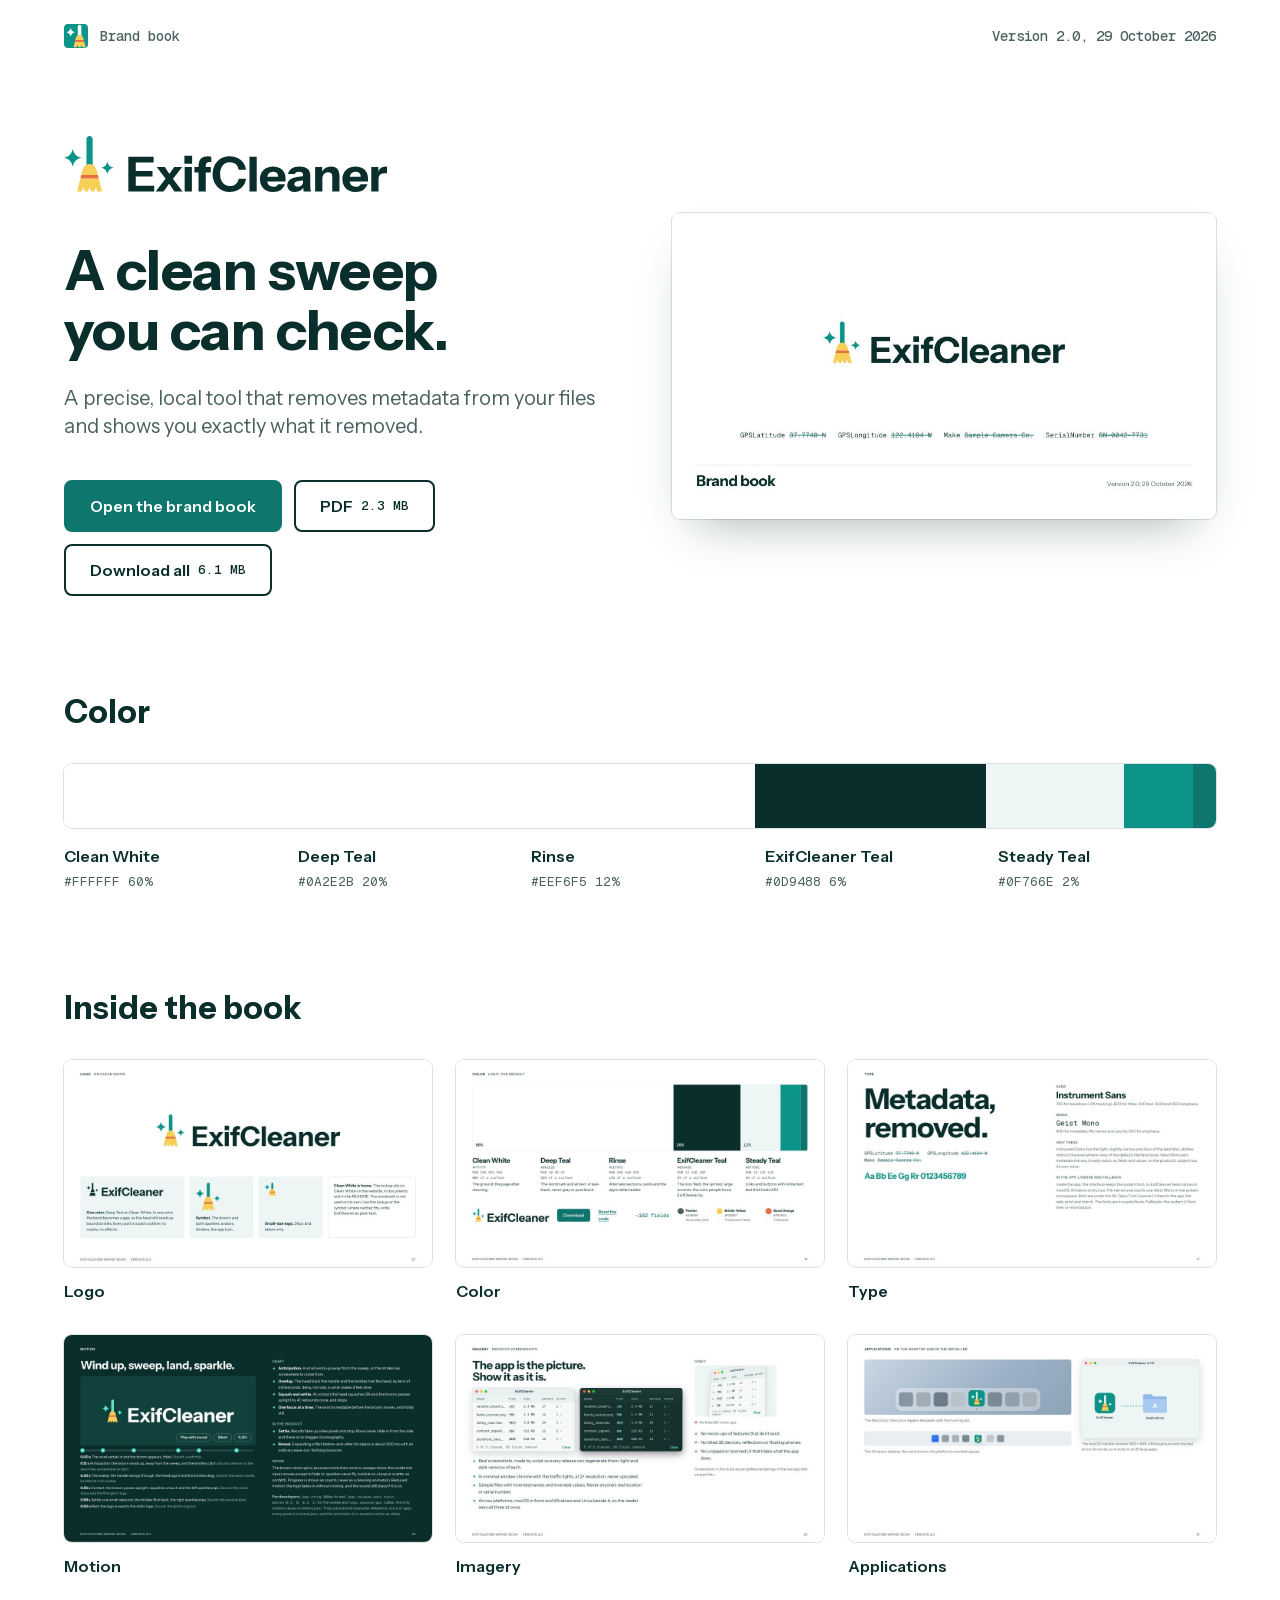
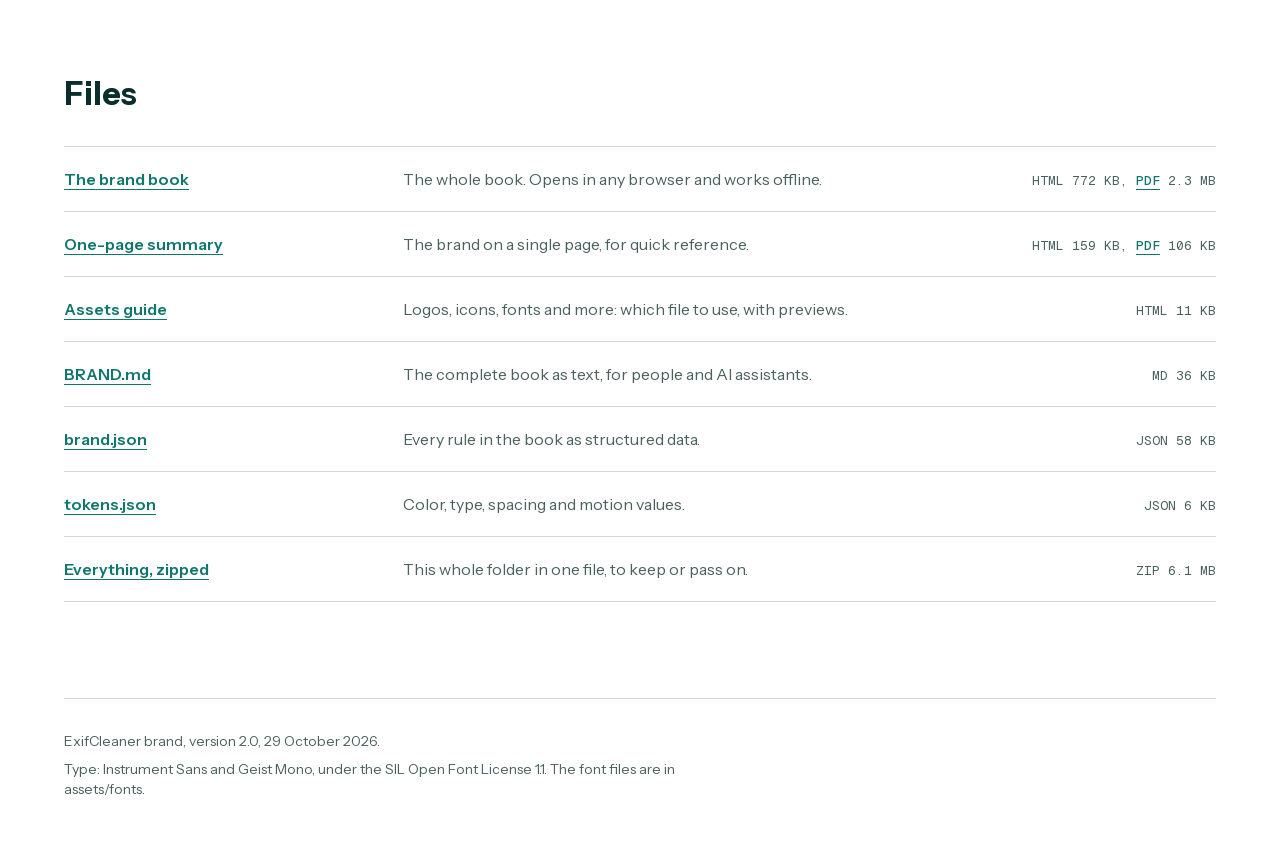
<file: index.html>
<!doctype html>
<!-- Generated from brand.json. Deploy this folder as is (Netlify Drop, GitHub Pages, Vercel) or open it from disk. Nothing loads from the internet. -->
<html lang="en">
<head>
<meta charset="utf-8">
<meta name="viewport" content="width=device-width, initial-scale=1">
<title>ExifCleaner brand</title>
<meta name="description" content="ExifCleaner brand book, version 2.0. A clean sweep you can check.">
<meta property="og:title" content="ExifCleaner brand">
<meta property="og:description" content="ExifCleaner brand book, version 2.0. A clean sweep you can check.">
<meta property="og:image" content="https://sztheory.github.io/exifcleaner-brand/preview/social.jpg">
<meta name="twitter:card" content="summary_large_image">
<meta name="theme-color" content="#FFFFFF">
<link rel="icon" href="assets/icon/favicon.svg" type="image/svg+xml">
<link rel="apple-touch-icon" href="assets/icon/apple-touch-icon-180.png">
<link rel="stylesheet" href="assets/fonts/web/fonts.css">
<style>
:root{--ground:#FFFFFF;--text:#0A2E2B;--muted:#4A625F;--surface:#EEF6F5;--link:#0F766E;--btn:#0F766E;--btn-text:#FFFFFF;--display:'Instrument Sans', -apple-system, 'Segoe UI', Roboto, sans-serif;--body:'Instrument Sans', -apple-system, 'Segoe UI', Roboto, sans-serif;--mono:'Geist Mono', ui-monospace, 'SF Mono', Consolas, monospace;color-scheme:light}
*{box-sizing:border-box}
html{-webkit-text-size-adjust:100%}
body{margin:0;background:var(--ground);color:var(--text);font:400 16px/24px var(--body)}
a{color:inherit}
img{display:block;max-width:100%;height:auto}
.wrap{max-width:1248px;margin:0 auto;padding:0 48px}
.top{display:flex;justify-content:space-between;align-items:center;gap:16px;padding:24px 0;font:500 14px/20px var(--mono);color:var(--muted)}
.top span{display:flex;align-items:center;gap:12px}
.top img{width:24px;height:24px}
.hero{display:grid;grid-template-columns:1fr 1fr;gap:64px;align-items:center;padding:64px 0 96px}
.lockup{height:56px;width:auto;margin:0 0 48px}
h1{font:700 56px/60px var(--display);letter-spacing:-0.01em;margin:0 0 24px;text-wrap:balance}
.lead{font-size:20px;line-height:28px;color:var(--muted);margin:0 0 40px;max-width:32em}
.actions{display:flex;flex-wrap:wrap;gap:12px}
.btn{display:inline-flex;align-items:center;min-height:48px;padding:12px 24px;border-radius:8px;font:600 16px/24px var(--body);text-decoration:none;border:2px solid var(--btn);background:var(--btn);color:var(--btn-text)}
.btn.quiet{background:transparent;color:var(--text);border-color:var(--text)}
.btn small{font:500 13px/20px var(--mono);margin-left:8px;opacity:1}
.cover{display:block;border-radius:8px;overflow:hidden;box-shadow:0 0 0 1px color-mix(in srgb,var(--text) 14%,transparent),0 24px 48px -24px color-mix(in srgb,var(--text) 40%,transparent)}
h2{font:700 32px/40px var(--display);margin:0 0 32px}
section{padding:0 0 96px}
.palette{display:flex;height:64px;border-radius:8px;overflow:hidden;box-shadow:0 0 0 1px color-mix(in srgb,var(--text) 14%,transparent)}
.swatches{display:grid;grid-template-columns:repeat(5,1fr);gap:16px;margin:16px 0 0;padding:0;list-style:none}
.swatches b{display:block;font:600 16px/24px var(--body)}
.swatches span{font:400 13px/20px var(--mono);color:var(--muted)}
.pages{display:grid;grid-template-columns:repeat(3,1fr);gap:32px 24px;margin:0;padding:0;list-style:none}
.pages a{display:block;text-decoration:none}
.pages img{border-radius:8px;box-shadow:0 0 0 1px color-mix(in srgb,var(--text) 14%,transparent);aspect-ratio:16/9;width:100%;height:auto}
.pages span{display:block;margin:12px 0 0;font:600 16px/24px var(--body)}
.pages a:hover img{box-shadow:0 0 0 2px var(--link)}
.files{margin:0;padding:0;list-style:none;border-top:1px solid color-mix(in srgb,var(--text) 18%,transparent)}
.files li{display:grid;grid-template-columns:4fr 7fr 3fr;gap:24px;align-items:baseline;padding:20px 0;border-bottom:1px solid color-mix(in srgb,var(--text) 18%,transparent)}
.files a{font-weight:600;color:var(--link);text-underline-offset:4px}
.files p{margin:0;color:var(--muted)}
.files .meta{font:400 13px/20px var(--mono);color:var(--muted);text-align:right}
.files .meta a{font-weight:500;color:var(--link)}
footer{padding:32px 0 48px;border-top:1px solid color-mix(in srgb,var(--text) 18%,transparent);font-size:14px;line-height:20px;color:var(--muted)}
footer p{margin:0 0 8px;max-width:48em}
@media (max-width:860px){
.wrap{padding:0 20px}
.hero{grid-template-columns:1fr;gap:40px;padding:32px 0 64px}
.lockup{height:40px;margin:0 0 32px}
h1{font-size:40px;line-height:44px}
.lead{font-size:18px;line-height:28px;margin:0 0 32px}
.btn{width:100%;justify-content:center}
section{padding:0 0 64px}
h2{font-size:28px;line-height:36px;margin:0 0 24px}
.swatches{grid-template-columns:1fr 1fr}
.pages{grid-template-columns:1fr 1fr;gap:24px 16px}
.files li{grid-template-columns:1fr;gap:4px}
.files .meta{text-align:left}
.top .when{display:none}
}
</style>
</head>
<body>
<div class="wrap">
<header class="top"><span><img src="assets/icon/favicon.svg" alt="">Brand book</span><span class="when">Version 2.0, 29 October 2026</span></header>
<main>
<div class="hero">
<div>
<img class="lockup" src="assets/logo/exifcleaner-lockup-light.svg" alt="ExifCleaner">
<h1>A clean sweep you can check.</h1>
<p class="lead">A precise, local tool that removes metadata from your files and shows you exactly what it removed.</p>
<div class="actions">
<a class="btn" href="exifcleaner-brand-book.html">Open the brand book</a>
<a class="btn quiet" href="exifcleaner-brand-book.pdf">PDF<small>2.3 MB</small></a>
<a class="btn quiet" href="exifcleaner-brand.zip">Download all<small>6.1 MB</small></a>
</div>
</div>
<a class="cover" href="exifcleaner-brand-book.html" aria-label="Open the brand book"><img src="preview/cover.jpg" width="960" height="540" alt="The cover of the ExifCleaner brand book"></a>
</div>
<section aria-labelledby="color">
<h2 id="color">Color</h2>
<div class="palette" role="img" aria-label="The light palette in its proportions"><i style="flex:60;background:#FFFFFF"></i><i style="flex:20;background:#0A2E2B"></i><i style="flex:12;background:#EEF6F5"></i><i style="flex:6;background:#0D9488"></i><i style="flex:2;background:#0F766E"></i></div>
<ul class="swatches"><li><b>Clean White</b><span>#FFFFFF 60%</span></li><li><b>Deep Teal</b><span>#0A2E2B 20%</span></li><li><b>Rinse</b><span>#EEF6F5 12%</span></li><li><b>ExifCleaner Teal</b><span>#0D9488 6%</span></li><li><b>Steady Teal</b><span>#0F766E 2%</span></li></ul>
</section>
<section aria-labelledby="inside">
<h2 id="inside">Inside the book</h2>
<ul class="pages"><li><a href="exifcleaner-brand-book.html#logo-light"><img src="preview/logo-light.jpg" width="960" height="540" loading="lazy" alt=""><span>Logo</span></a></li><li><a href="exifcleaner-brand-book.html#color-light"><img src="preview/color-light.jpg" width="960" height="540" loading="lazy" alt=""><span>Color</span></a></li><li><a href="exifcleaner-brand-book.html#type"><img src="preview/type.jpg" width="960" height="540" loading="lazy" alt=""><span>Type</span></a></li><li><a href="exifcleaner-brand-book.html#motion"><img src="preview/motion.jpg" width="960" height="540" loading="lazy" alt=""><span>Motion</span></a></li><li><a href="exifcleaner-brand-book.html#imagery"><img src="preview/imagery.jpg" width="960" height="540" loading="lazy" alt=""><span>Imagery</span></a></li><li><a href="exifcleaner-brand-book.html#apps-desktop"><img src="preview/apps-desktop.jpg" width="960" height="540" loading="lazy" alt=""><span>Applications</span></a></li></ul>
</section>
<section aria-labelledby="files">
<h2 id="files">Files</h2>
<ul class="files">
<li><a href="exifcleaner-brand-book.html">The brand book</a><p>The whole book. Opens in any browser and works offline.</p><span class="meta">HTML 772 KB, <a href="exifcleaner-brand-book.pdf">PDF</a> 2.3 MB</span></li>
<li><a href="exifcleaner-one-page.html">One-page summary</a><p>The brand on a single page, for quick reference.</p><span class="meta">HTML 159 KB, <a href="exifcleaner-one-page.pdf">PDF</a> 106 KB</span></li>
<li><a href="assets/index.html">Assets guide</a><p>Logos, icons, fonts and more: which file to use, with previews.</p><span class="meta">HTML 11 KB</span></li>
<li><a href="BRAND.md">BRAND.md</a><p>The complete book as text, for people and AI assistants.</p><span class="meta">MD 36 KB</span></li>
<li><a href="brand.json">brand.json</a><p>Every rule in the book as structured data.</p><span class="meta">JSON 58 KB</span></li>
<li><a href="tokens.json">tokens.json</a><p>Color, type, spacing and motion values.</p><span class="meta">JSON 6 KB</span></li>
<li><a href="exifcleaner-brand.zip">Everything, zipped</a><p>This whole folder in one file, to keep or pass on.</p><span class="meta">ZIP 6.1 MB</span></li>
</ul>
</section>
</main>
<footer>
<p>ExifCleaner brand, version 2.0, 29 October 2026.</p>
<p>Type: Instrument Sans and Geist Mono, under the SIL Open Font License 1.1. The font files are in assets/fonts.</p>
</footer>
</div>
</body>
</html>
</file>
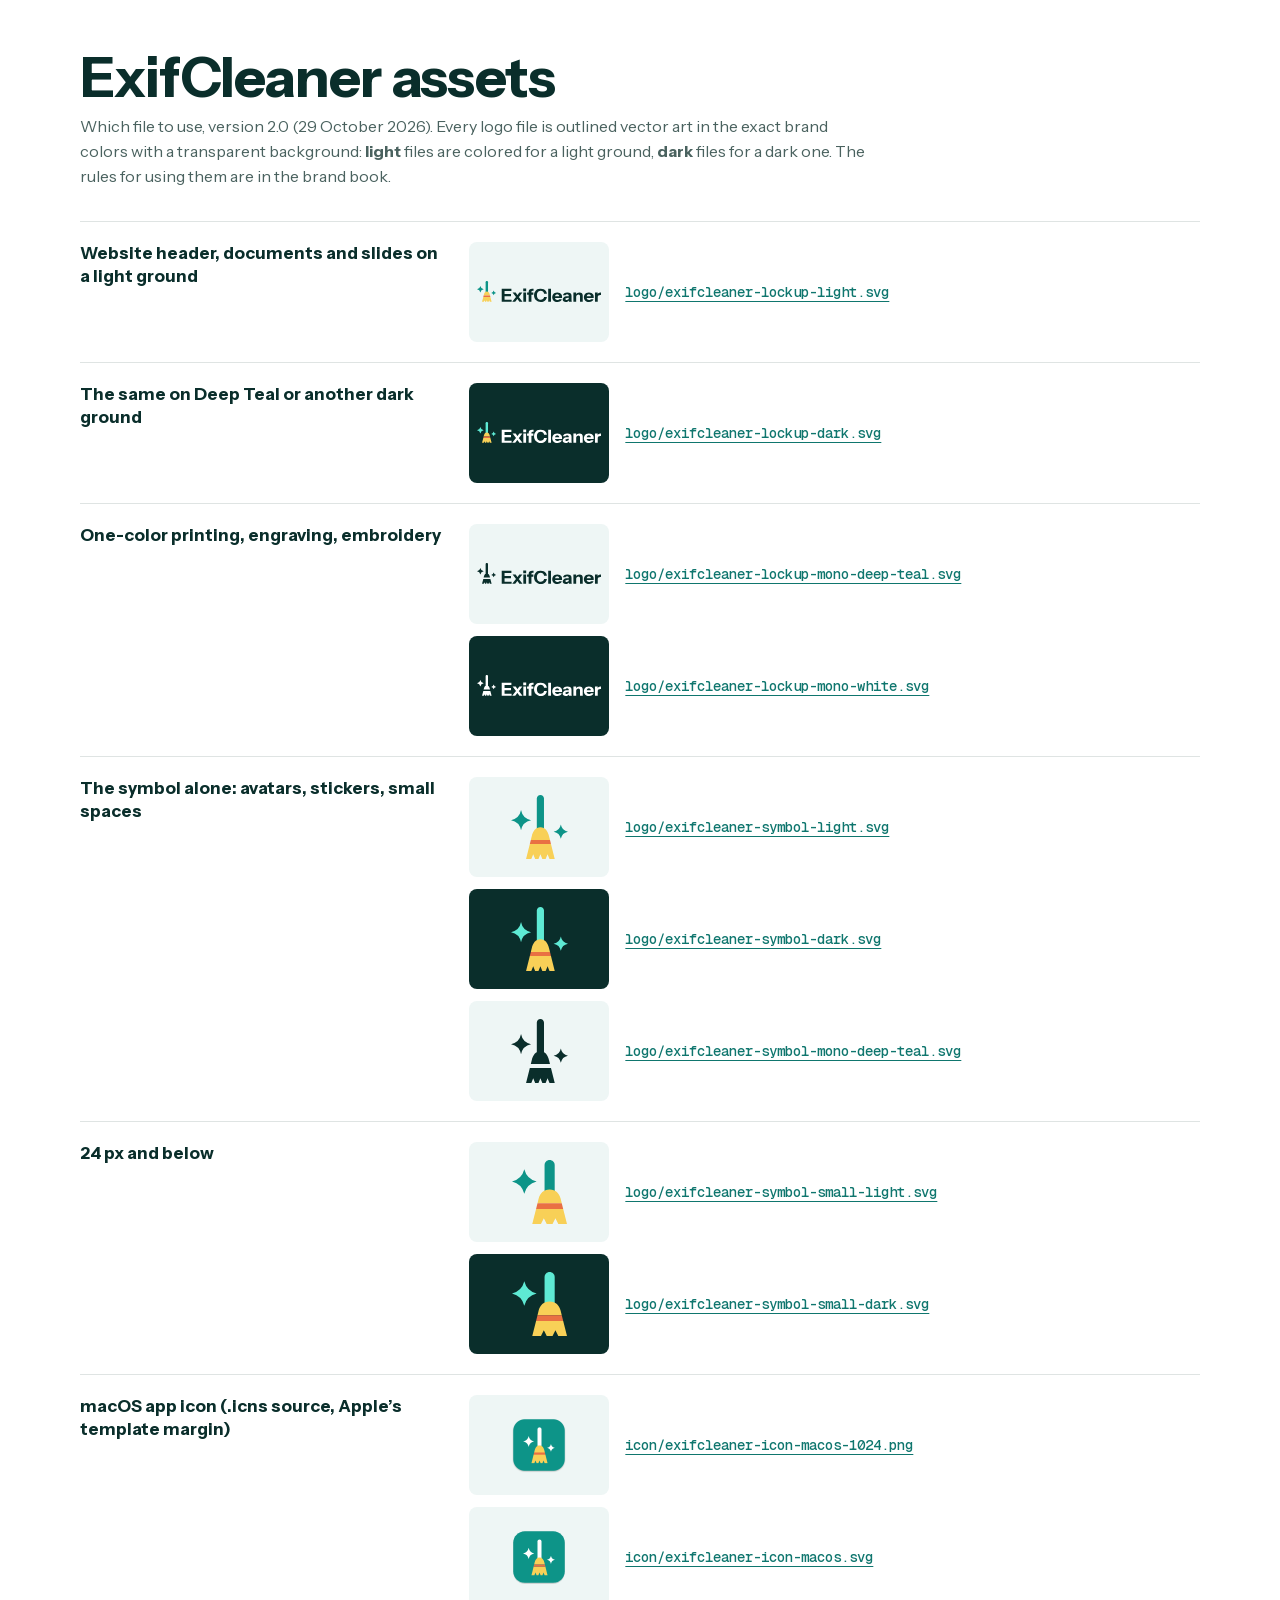
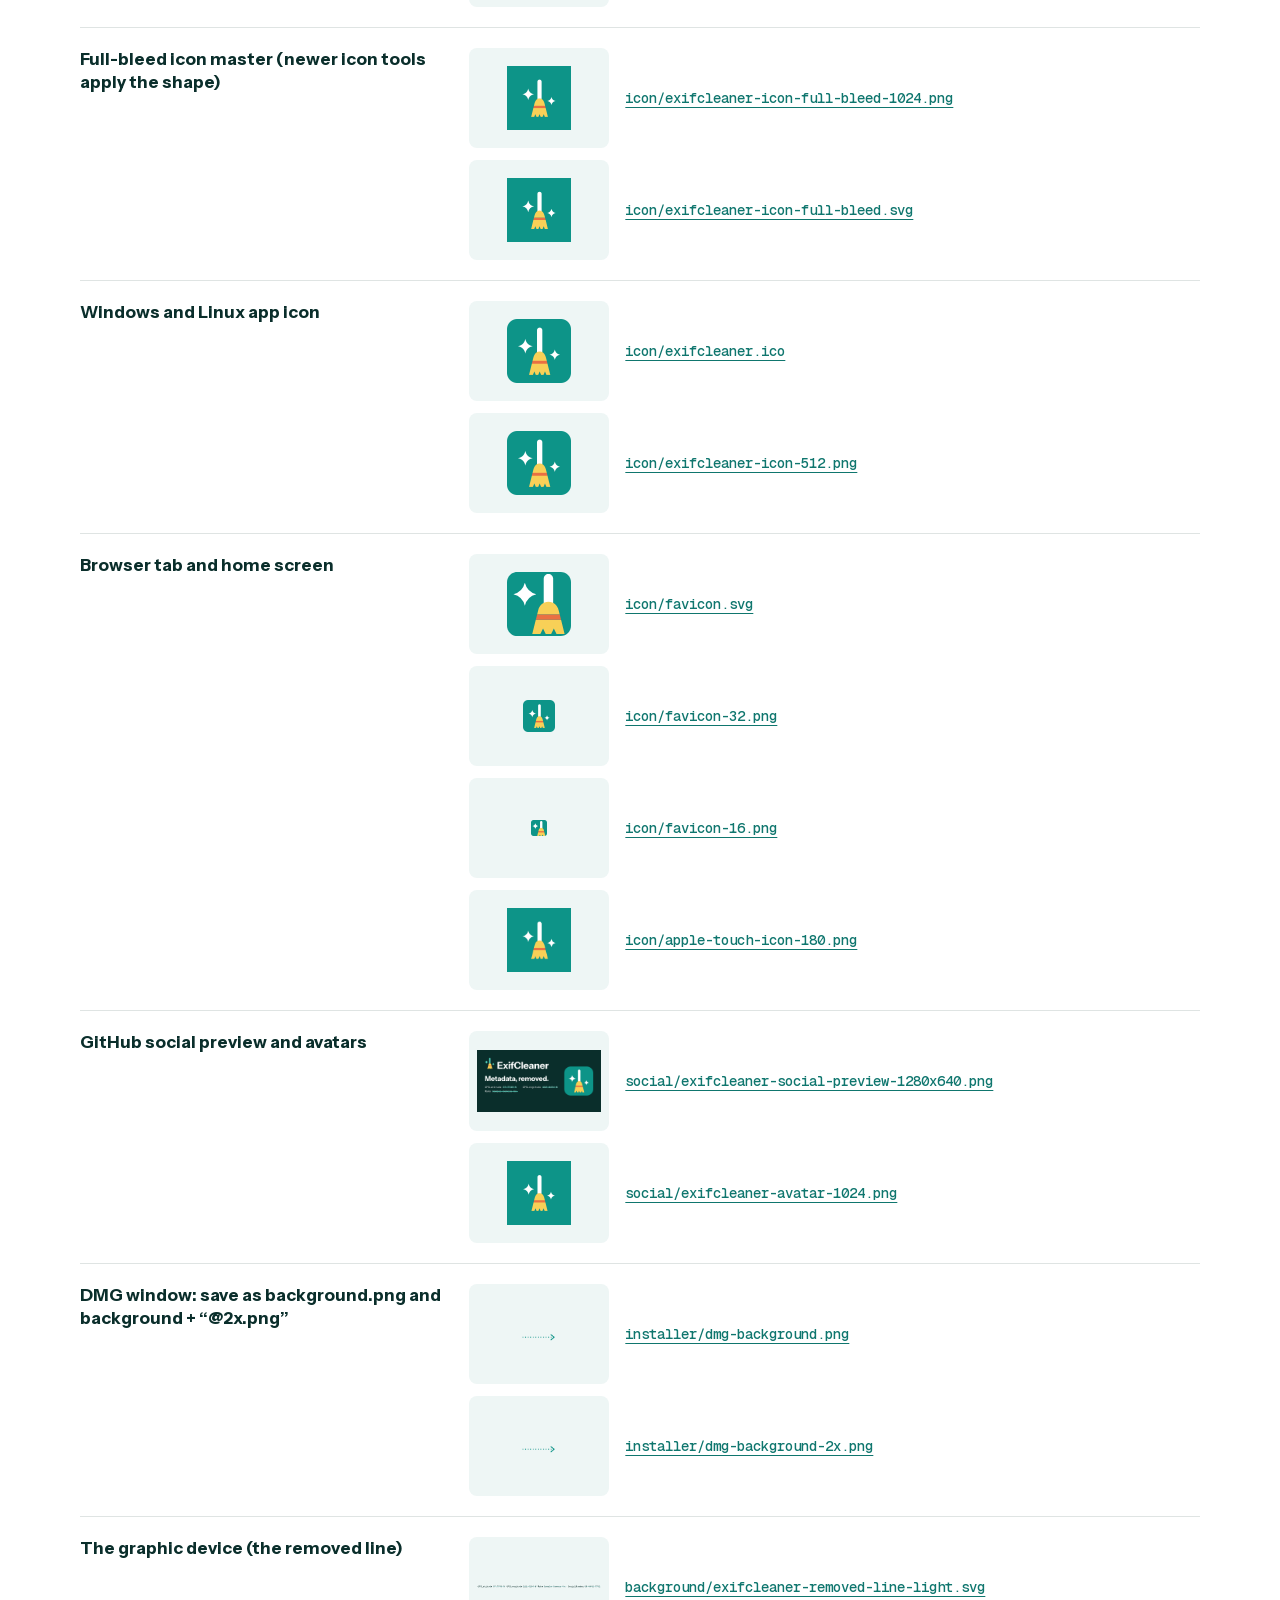
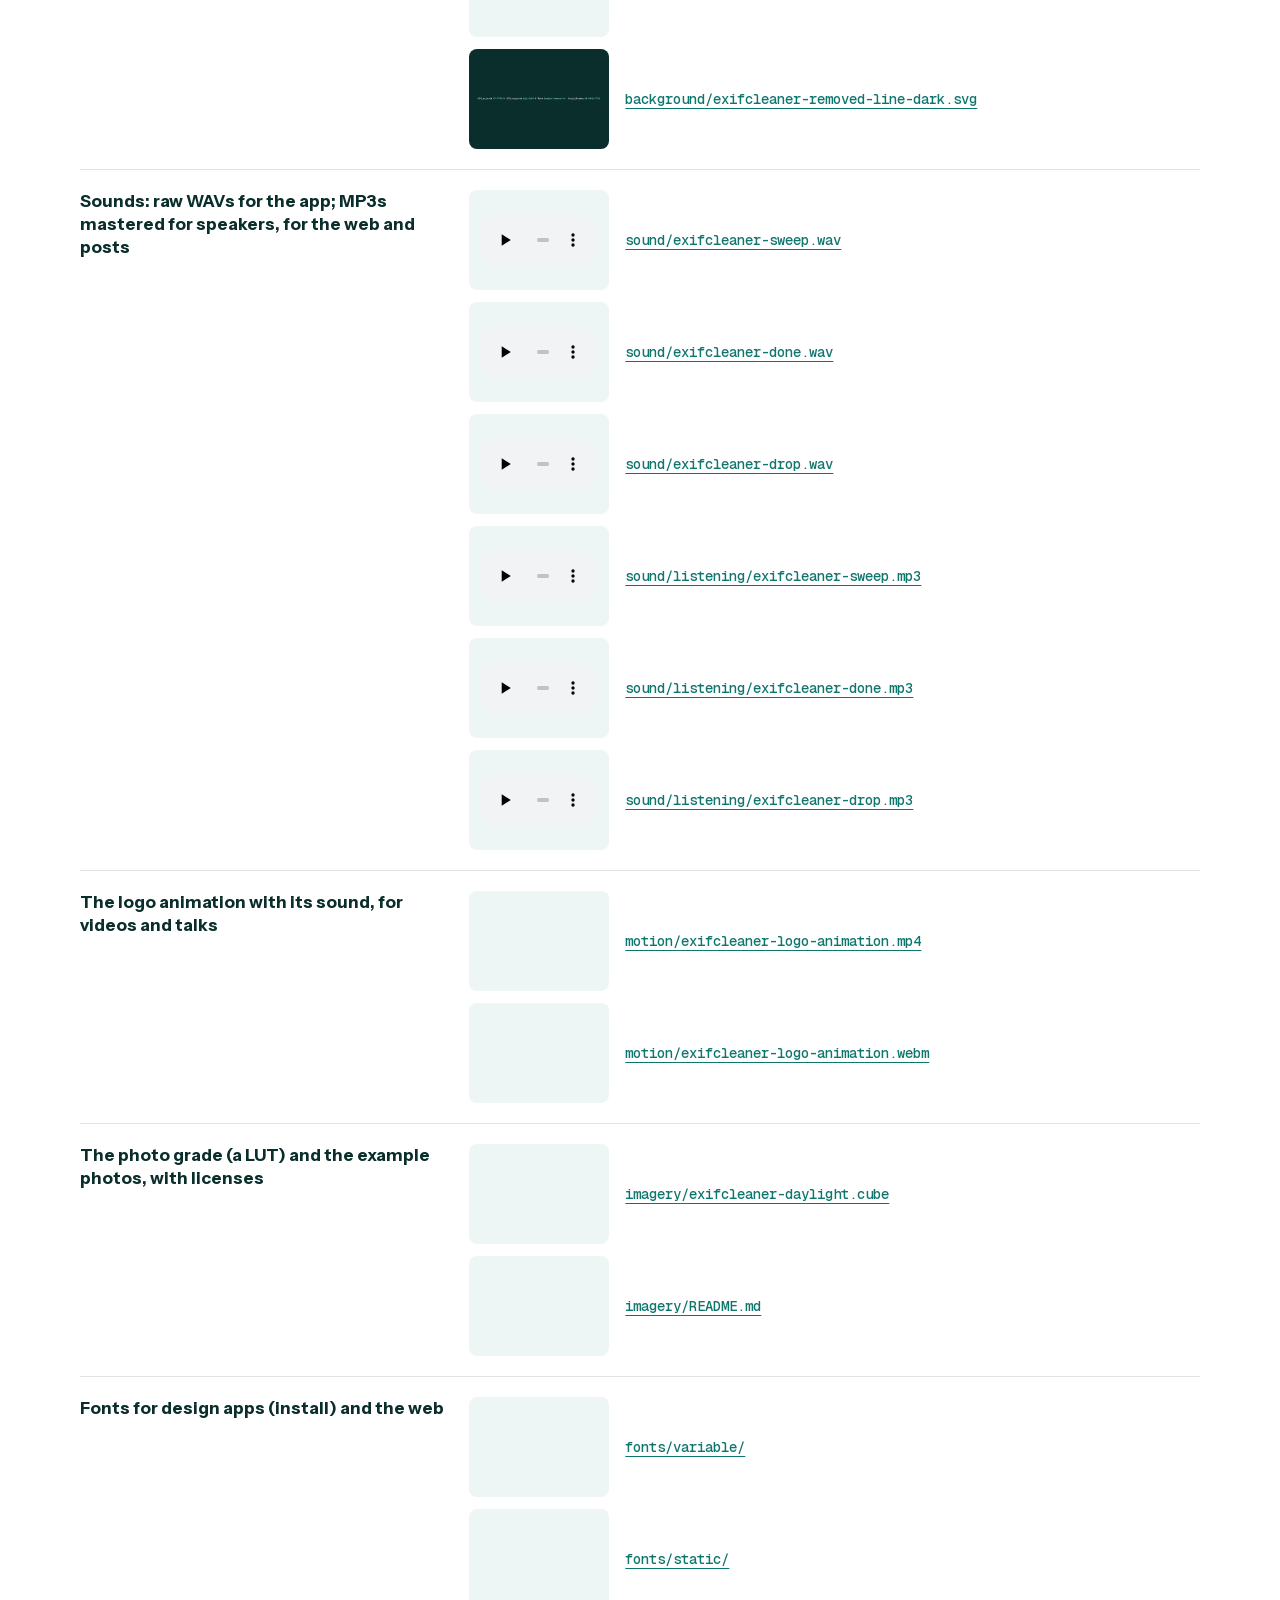
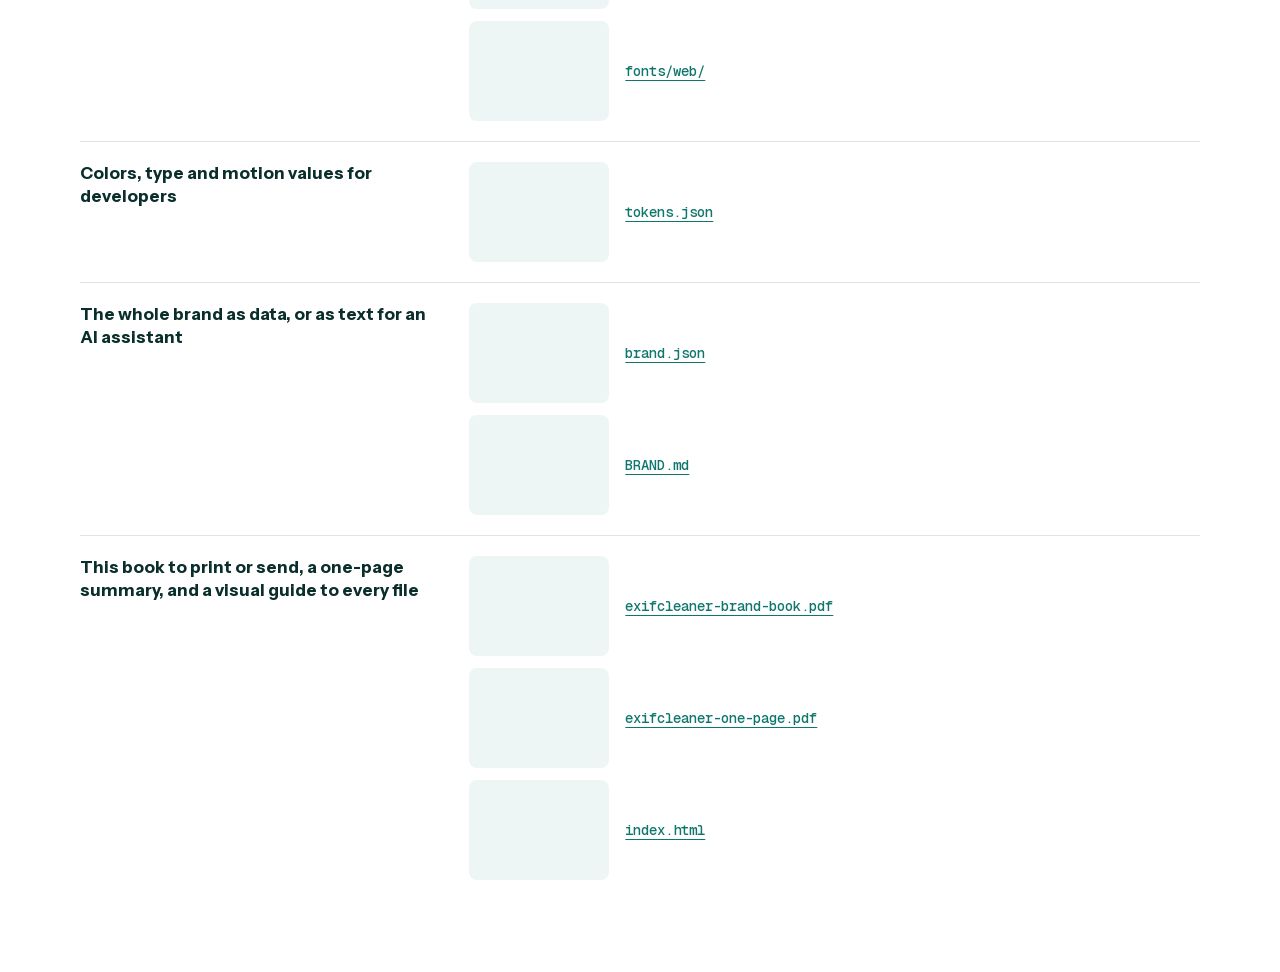
<file: assets/index.html>
<!doctype html><html lang="en-US"><head><meta charset="utf-8"><meta name="viewport" content="width=device-width,initial-scale=1"><title>ExifCleaner Assets</title><link rel="stylesheet" href="fonts/web/fonts.css"><style>
:root{--ink:#0A2E2B;--rinse:#EEF6F5;--mute:#4A625F;--teal:#0F766E}
body{margin:0;background:#fff;color:var(--ink);font:16px/1.55 'Instrument Sans',-apple-system,'Segoe UI',sans-serif}
main{max-width:1120px;margin:0 auto;padding:48px 24px 72px}h1{font:700 56px/1.04 'Instrument Sans',sans-serif;letter-spacing:-.02em;margin:0 0 8px}
.lede{color:var(--mute);margin:0 0 32px;max-width:72ch}
.row{display:grid;grid-template-columns:minmax(200px,1fr) 2fr;gap:24px;padding:20px 0;border-top:1px solid rgba(10,46,43,.13)}
.row h2{font-size:17px;line-height:1.35;margin:0}.files{display:grid;gap:12px}
.file{display:grid;grid-template-columns:140px 1fr;gap:16px;align-items:center}
.thumb{height:84px;border-radius:8px;background:var(--rinse);display:grid;place-items:center;padding:8px;overflow:hidden}.thumb.dark{background:#0A2E2B}
.thumb img{max-width:100%;max-height:64px}.thumb audio{width:120px}
a{color:var(--teal);font:500 14px 'Geist Mono',ui-monospace,monospace;word-break:break-all;text-underline-offset:4px}
@media (max-width:700px){.row{grid-template-columns:1fr}.file{grid-template-columns:1fr}}
</style></head><body><main><h1>ExifCleaner assets</h1><p class="lede">Which file to use, version 2.0 (29 October 2026). Every logo file is outlined vector art in the exact brand colors with a transparent background: <b>light</b> files are colored for a light ground, <b>dark</b> files for a dark one. The rules for using them are in the brand book.</p>
<section class="row"><h2>Website header, documents and slides on a light ground</h2><div class="files"><div class="file"><div class="thumb"><img src="logo/exifcleaner-lockup-light.svg" alt=""></div><a href="logo/exifcleaner-lockup-light.svg">logo/exifcleaner-lockup-light.svg</a></div></div></section>
<section class="row"><h2>The same on Deep Teal or another dark ground</h2><div class="files"><div class="file"><div class="thumb dark"><img src="logo/exifcleaner-lockup-dark.svg" alt=""></div><a href="logo/exifcleaner-lockup-dark.svg">logo/exifcleaner-lockup-dark.svg</a></div></div></section>
<section class="row"><h2>One-color printing, engraving, embroidery</h2><div class="files"><div class="file"><div class="thumb"><img src="logo/exifcleaner-lockup-mono-deep-teal.svg" alt=""></div><a href="logo/exifcleaner-lockup-mono-deep-teal.svg">logo/exifcleaner-lockup-mono-deep-teal.svg</a></div><div class="file"><div class="thumb dark"><img src="logo/exifcleaner-lockup-mono-white.svg" alt=""></div><a href="logo/exifcleaner-lockup-mono-white.svg">logo/exifcleaner-lockup-mono-white.svg</a></div></div></section>
<section class="row"><h2>The symbol alone: avatars, stickers, small spaces</h2><div class="files"><div class="file"><div class="thumb"><img src="logo/exifcleaner-symbol-light.svg" alt=""></div><a href="logo/exifcleaner-symbol-light.svg">logo/exifcleaner-symbol-light.svg</a></div><div class="file"><div class="thumb dark"><img src="logo/exifcleaner-symbol-dark.svg" alt=""></div><a href="logo/exifcleaner-symbol-dark.svg">logo/exifcleaner-symbol-dark.svg</a></div><div class="file"><div class="thumb"><img src="logo/exifcleaner-symbol-mono-deep-teal.svg" alt=""></div><a href="logo/exifcleaner-symbol-mono-deep-teal.svg">logo/exifcleaner-symbol-mono-deep-teal.svg</a></div></div></section>
<section class="row"><h2>24 px and below</h2><div class="files"><div class="file"><div class="thumb"><img src="logo/exifcleaner-symbol-small-light.svg" alt=""></div><a href="logo/exifcleaner-symbol-small-light.svg">logo/exifcleaner-symbol-small-light.svg</a></div><div class="file"><div class="thumb dark"><img src="logo/exifcleaner-symbol-small-dark.svg" alt=""></div><a href="logo/exifcleaner-symbol-small-dark.svg">logo/exifcleaner-symbol-small-dark.svg</a></div></div></section>
<section class="row"><h2>macOS app icon (.icns source, Apple’s template margin)</h2><div class="files"><div class="file"><div class="thumb"><img src="icon/exifcleaner-icon-macos-1024.png" alt=""></div><a href="icon/exifcleaner-icon-macos-1024.png">icon/exifcleaner-icon-macos-1024.png</a></div><div class="file"><div class="thumb"><img src="icon/exifcleaner-icon-macos.svg" alt=""></div><a href="icon/exifcleaner-icon-macos.svg">icon/exifcleaner-icon-macos.svg</a></div></div></section>
<section class="row"><h2>Full-bleed icon master (newer icon tools apply the shape)</h2><div class="files"><div class="file"><div class="thumb"><img src="icon/exifcleaner-icon-full-bleed-1024.png" alt=""></div><a href="icon/exifcleaner-icon-full-bleed-1024.png">icon/exifcleaner-icon-full-bleed-1024.png</a></div><div class="file"><div class="thumb"><img src="icon/exifcleaner-icon-full-bleed.svg" alt=""></div><a href="icon/exifcleaner-icon-full-bleed.svg">icon/exifcleaner-icon-full-bleed.svg</a></div></div></section>
<section class="row"><h2>Windows and Linux app icon</h2><div class="files"><div class="file"><div class="thumb"><img src="icon/exifcleaner.ico" alt=""></div><a href="icon/exifcleaner.ico">icon/exifcleaner.ico</a></div><div class="file"><div class="thumb"><img src="icon/exifcleaner-icon-512.png" alt=""></div><a href="icon/exifcleaner-icon-512.png">icon/exifcleaner-icon-512.png</a></div></div></section>
<section class="row"><h2>Browser tab and home screen</h2><div class="files"><div class="file"><div class="thumb"><img src="icon/favicon.svg" alt=""></div><a href="icon/favicon.svg">icon/favicon.svg</a></div><div class="file"><div class="thumb"><img src="icon/favicon-32.png" alt=""></div><a href="icon/favicon-32.png">icon/favicon-32.png</a></div><div class="file"><div class="thumb"><img src="icon/favicon-16.png" alt=""></div><a href="icon/favicon-16.png">icon/favicon-16.png</a></div><div class="file"><div class="thumb"><img src="icon/apple-touch-icon-180.png" alt=""></div><a href="icon/apple-touch-icon-180.png">icon/apple-touch-icon-180.png</a></div></div></section>
<section class="row"><h2>GitHub social preview and avatars</h2><div class="files"><div class="file"><div class="thumb"><img src="social/exifcleaner-social-preview-1280x640.png" alt=""></div><a href="social/exifcleaner-social-preview-1280x640.png">social/exifcleaner-social-preview-1280x640.png</a></div><div class="file"><div class="thumb"><img src="social/exifcleaner-avatar-1024.png" alt=""></div><a href="social/exifcleaner-avatar-1024.png">social/exifcleaner-avatar-1024.png</a></div></div></section>
<section class="row"><h2>DMG window: save as background.png and background + “@2x.png”</h2><div class="files"><div class="file"><div class="thumb"><img src="installer/dmg-background.png" alt=""></div><a href="installer/dmg-background.png">installer/dmg-background.png</a></div><div class="file"><div class="thumb"><img src="installer/dmg-background-2x.png" alt=""></div><a href="installer/dmg-background-2x.png">installer/dmg-background-2x.png</a></div></div></section>
<section class="row"><h2>The graphic device (the removed line)</h2><div class="files"><div class="file"><div class="thumb"><img src="background/exifcleaner-removed-line-light.svg" alt=""></div><a href="background/exifcleaner-removed-line-light.svg">background/exifcleaner-removed-line-light.svg</a></div><div class="file"><div class="thumb dark"><img src="background/exifcleaner-removed-line-dark.svg" alt=""></div><a href="background/exifcleaner-removed-line-dark.svg">background/exifcleaner-removed-line-dark.svg</a></div></div></section>
<section class="row"><h2>Sounds: raw WAVs for the app; MP3s mastered for speakers, for the web and posts</h2><div class="files"><div class="file"><div class="thumb"><audio controls preload="none" src="sound/exifcleaner-sweep.wav"></audio></div><a href="sound/exifcleaner-sweep.wav">sound/exifcleaner-sweep.wav</a></div><div class="file"><div class="thumb"><audio controls preload="none" src="sound/exifcleaner-done.wav"></audio></div><a href="sound/exifcleaner-done.wav">sound/exifcleaner-done.wav</a></div><div class="file"><div class="thumb"><audio controls preload="none" src="sound/exifcleaner-drop.wav"></audio></div><a href="sound/exifcleaner-drop.wav">sound/exifcleaner-drop.wav</a></div><div class="file"><div class="thumb"><audio controls preload="none" src="sound/listening/exifcleaner-sweep.mp3"></audio></div><a href="sound/listening/exifcleaner-sweep.mp3">sound/listening/exifcleaner-sweep.mp3</a></div><div class="file"><div class="thumb"><audio controls preload="none" src="sound/listening/exifcleaner-done.mp3"></audio></div><a href="sound/listening/exifcleaner-done.mp3">sound/listening/exifcleaner-done.mp3</a></div><div class="file"><div class="thumb"><audio controls preload="none" src="sound/listening/exifcleaner-drop.mp3"></audio></div><a href="sound/listening/exifcleaner-drop.mp3">sound/listening/exifcleaner-drop.mp3</a></div></div></section>
<section class="row"><h2>The logo animation with its sound, for videos and talks</h2><div class="files"><div class="file"><div class="thumb"></div><a href="motion/exifcleaner-logo-animation.mp4">motion/exifcleaner-logo-animation.mp4</a></div><div class="file"><div class="thumb"></div><a href="motion/exifcleaner-logo-animation.webm">motion/exifcleaner-logo-animation.webm</a></div></div></section>
<section class="row"><h2>The photo grade (a LUT) and the example photos, with licenses</h2><div class="files"><div class="file"><div class="thumb"></div><a href="imagery/exifcleaner-daylight.cube">imagery/exifcleaner-daylight.cube</a></div><div class="file"><div class="thumb"></div><a href="imagery/README.md">imagery/README.md</a></div></div></section>
<section class="row"><h2>Fonts for design apps (install) and the web</h2><div class="files"><div class="file"><div class="thumb"></div><a href="fonts/variable/">fonts/variable/</a></div><div class="file"><div class="thumb"></div><a href="fonts/static/">fonts/static/</a></div><div class="file"><div class="thumb"></div><a href="fonts/web/">fonts/web/</a></div></div></section>
<section class="row"><h2>Colors, type and motion values for developers</h2><div class="files"><div class="file"><div class="thumb"></div><a href="../tokens.json">tokens.json</a></div></div></section>
<section class="row"><h2>The whole brand as data, or as text for an AI assistant</h2><div class="files"><div class="file"><div class="thumb"></div><a href="../brand.json">brand.json</a></div><div class="file"><div class="thumb"></div><a href="../BRAND.md">BRAND.md</a></div></div></section>
<section class="row"><h2>This book to print or send, a one-page summary, and a visual guide to every file</h2><div class="files"><div class="file"><div class="thumb"></div><a href="../exifcleaner-brand-book.pdf">exifcleaner-brand-book.pdf</a></div><div class="file"><div class="thumb"></div><a href="../exifcleaner-one-page.pdf">exifcleaner-one-page.pdf</a></div><div class="file"><div class="thumb"></div><a href="index.html">index.html</a></div></div></section>
</main></body></html>
</file>
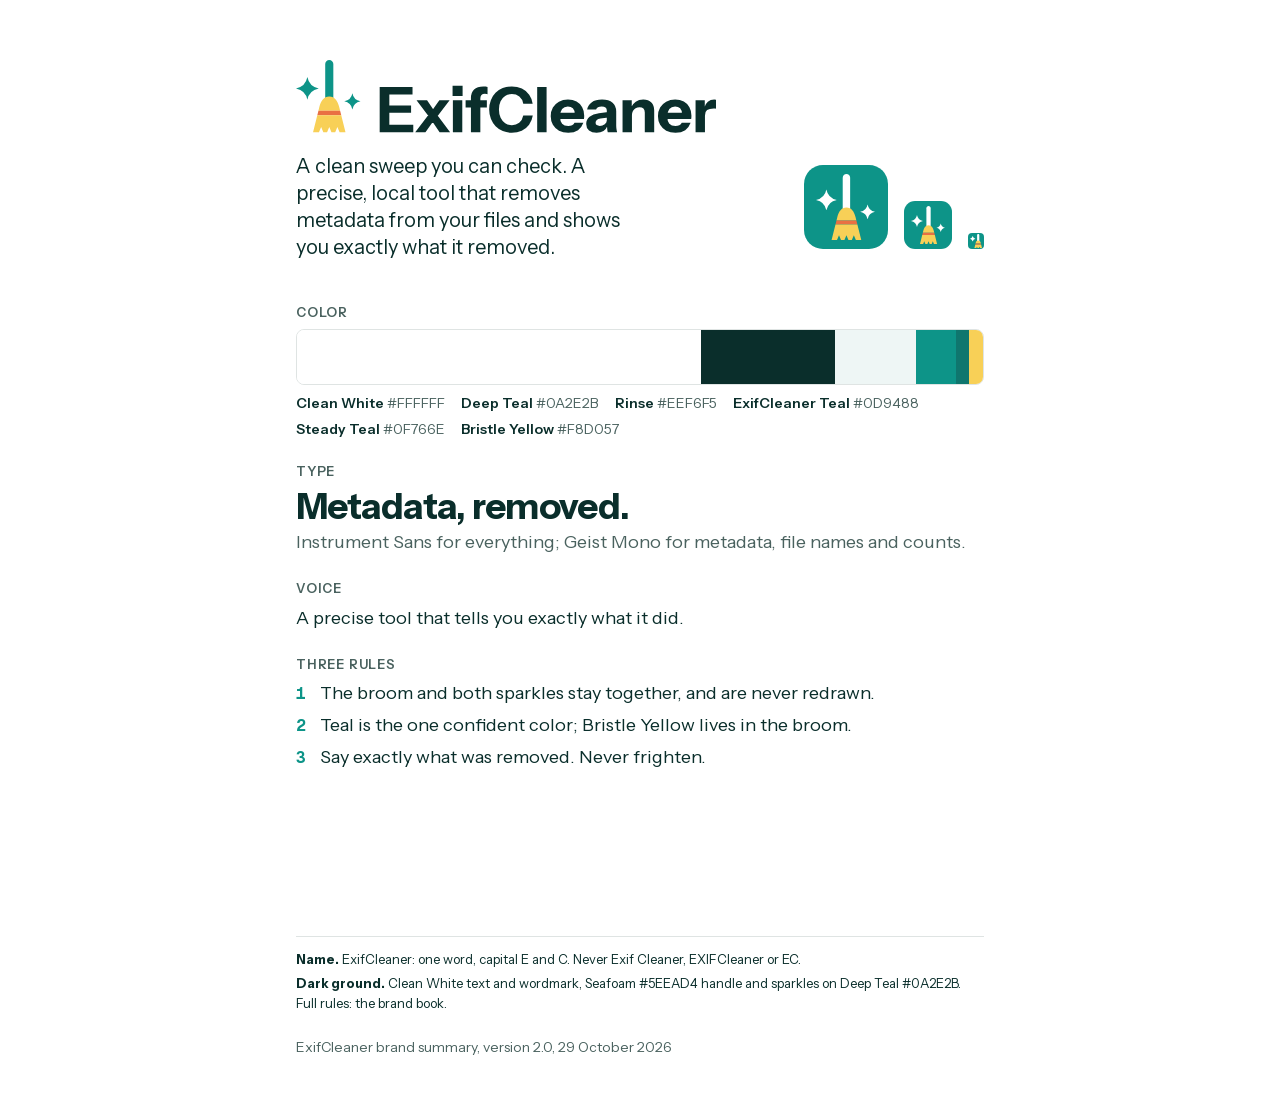
<file: exifcleaner-one-page.html>
<!doctype html><html lang="en-US"><head><meta charset="utf-8"><meta name="viewport" content="width=device-width,initial-scale=1"><title>ExifCleaner Brand Summary</title><style>@font-face{font-family:'Instrument Sans';font-style:normal;font-weight:400 700;font-display:block;src:url([data-uri]) format('woff2');unicode-range:U+0000-00FF, U+0131, U+0152-0153, U+02BB-02BC, U+02C6, U+02DA, U+02DC, U+0304, U+0308, U+0329, U+2000-206F, U+20AC, U+2122, U+2191, U+2193, U+2212, U+2215, U+FEFF, U+FFFD;}
@font-face{font-family:'Geist Mono';font-style:normal;font-weight:400 700;font-display:block;src:url([data-uri]) format('woff2');unicode-range:U+0000-00FF, U+0131, U+0152-0153, U+02BB-02BC, U+02C6, U+02DA, U+02DC, U+0304, U+0308, U+0329, U+2000-206F, U+20AC, U+2122, U+2191, U+2193, U+2212, U+2215, U+FEFF, U+FFFD;}

/* ExifCleaner brand book. One spacing system: every margin, padding and gap is a step of 4 px (check.mjs verifies it). */
:root{--s1:4px;--s2:8px;--s3:12px;--s4:16px;--s5:20px;--s6:24px;--s8:32px;--s10:40px;--s12:48px;--s16:64px;--marker:24px;--cap-gap:12px;--r:8px;
--sans:'Instrument Sans',-apple-system,'Segoe UI',Roboto,sans-serif;--mono:'Geist Mono',ui-monospace,'SF Mono',Consolas,monospace}
*{box-sizing:border-box}html{-webkit-font-smoothing:antialiased}
body{margin:0;background:#D5DEDC;font:17px/1.55 var(--sans)}
svg{display:block}.mk svg{width:100%;height:auto;overflow:visible}
h1,h2,h3,h4,p,figure,ul,ol{margin:0}ul,ol{padding:0;list-style:none}
a{color:inherit}button{font:inherit;color:inherit;cursor:pointer}code,.m,.code{font-family:var(--mono)}code{font-size:.88em}
.d{font-family:var(--sans);font-weight:700;letter-spacing:-.02em;line-height:1.04}
.fontbanner{position:sticky;top:0;z-index:9;background:#B3261E;color:#fff;padding:var(--s3) var(--s6);font-weight:600}
.page{position:relative;width:100%;max-width:1440px;margin:0 auto var(--s1);min-height:810px;padding:var(--s12) var(--s16) 80px;overflow:hidden;background:var(--bg);color:var(--fg)}
.page>footer{position:absolute;left:var(--s16);right:var(--s16);bottom:var(--s6);display:flex;justify-content:space-between;font:500 12px/1 var(--sans);letter-spacing:.06em;text-transform:uppercase;color:var(--mute)}
.page>footer a{text-decoration:none}
.kick,.lbl{font:600 13px/1.2 var(--sans);letter-spacing:.06em;text-transform:uppercase;color:var(--mute)}
.kick{margin-bottom:var(--s8)}.lbl{margin:var(--s6) 0 var(--s2)}.lbl:first-child{margin-top:0}
.fine{font-size:14px;line-height:1.5;color:var(--mute);max-width:80ch;margin-top:var(--s5)}
.big{font-size:22px;line-height:1.4;margin-bottom:var(--s4)}
.cap{font-size:15px;color:var(--mute);margin-top:var(--s3);max-width:64ch}
.code{font-size:13px;color:var(--mute)}
.muted{color:var(--mute)}
.mhead{font-size:44px;margin-bottom:var(--s5);max-width:24ch;text-wrap:balance}.mhead.wide{max-width:none}
/* markers: one gutter for every bullet, number and ✕ */
.plain li{position:relative;padding-left:var(--marker);margin-bottom:var(--s2);max-width:60ch}
.plain li::before{content:'';position:absolute;left:4px;top:.62em;width:7px;height:7px;border-radius:50%;background:var(--hero)}
.plain.never li::before{content:'✕';background:none;width:auto;height:auto;top:0;left:0;color:var(--mute);font-weight:700;font-size:.82em;line-height:1.9}
figcaption{margin-top:var(--cap-gap);font-size:14px;color:var(--mute);display:flex;gap:var(--s2);align-items:baseline}
.x{color:#B3261E;font-weight:700}.x.ok{color:var(--link)}
.icon{display:grid;place-items:center;flex:none}
/* the removed line */
.rline{font:400 15px/1.6 var(--mono);color:var(--mute);display:flex;flex-wrap:wrap;gap:0 var(--s3)}
.rline i{font-style:normal;opacity:.5}.rline .k{color:var(--fg);opacity:.9}
.rline s{text-decoration-color:var(--hero);text-decoration-thickness:2px}
.rline.stack{display:grid;gap:var(--s1)}.rline.stack i{display:none}
.rline.big{font-size:22px;gap:var(--s2) var(--s4)}.rline.mini{font-size:12px}.rline.mini i{display:none}
/* cover */
.cover{display:flex;flex-direction:column;justify-content:space-between}
.coverin{flex:1;display:grid;place-items:center;padding-top:var(--s16)}
.covline{display:flex;justify-content:center;margin-bottom:var(--s16)}.rline.cov{font-size:18px;justify-content:center}
.coverfoot{display:flex;justify-content:space-between;align-items:baseline;border-top:1px solid var(--line);padding-top:var(--s5)}
.coverfoot .d{font-size:40px}.coverfoot p:last-child{color:var(--mute)}
/* contents */
.conthead{font-size:96px;margin-bottom:var(--s10)}
.toc{columns:2;column-gap:96px;font-size:22px}.toc li{break-inside:avoid;margin-bottom:var(--s3)}
.toc a{display:flex;gap:var(--s3);align-items:baseline;text-decoration:none}.toc .dots{flex:1;border-bottom:1.5px dotted var(--line);transform:translateY(-4px)}
/* summary */
.sum{display:grid;grid-template-columns:1.05fr .95fr;gap:var(--s16);align-items:start}
.sum-idea{font-size:24px;line-height:1.35;margin:var(--s10) 0;max-width:26ch}
.sum-icons{display:flex;gap:var(--s4);align-items:end}
.strip{display:flex;height:56px;border-radius:var(--r);overflow:hidden;border:1px solid var(--line)}.strip i{display:block}
.sum-sw{display:flex;flex-wrap:wrap;gap:var(--s1) var(--s4);font-size:14px;color:var(--mute);margin-top:var(--s2)}.sum-sw b{color:var(--fg);font-weight:600}
.sum-type{font-size:48px}.sum-t,.sum-voice{font-size:18px}.sum-t{color:var(--mute);margin-top:var(--s1)}
.rules,.rev{counter-reset:r}.rules li,.rev li{counter-increment:r;display:grid;grid-template-columns:var(--marker) 1fr;align-items:baseline}
.rules li{font-size:18px;margin-bottom:var(--s1)}
.rules li::before,.rev li::before{content:counter(r);font:700 16px var(--mono);color:var(--hero)}


.sz{display:grid;justify-items:center;gap:var(--s2)}.sz small{font-size:12px;color:var(--mute)}
/* positioning */
.posline{font-size:52px;max-width:26ch;margin-bottom:var(--s10)}
.pos4{display:grid;grid-template-columns:repeat(4,1fr);gap:var(--s8);font-size:16px;margin-bottom:var(--s10)}.pos4 .lbl{margin-top:0}
.vals{display:grid;grid-template-columns:repeat(5,1fr);gap:var(--s5)}.vals>div{border-top:2px solid var(--fg);padding-top:var(--s3)}.vals .d{font-size:22px;margin-bottom:var(--s2)}.vals p:last-child{font-size:15px;color:var(--mute)}
/* messaging */
.msgpage{display:grid;grid-template-columns:1.1fr .9fr;gap:var(--s16)}.pitch{font-size:30px;line-height:1.15;max-width:30ch}
.pillars{display:grid;grid-template-columns:repeat(3,1fr);gap:var(--s4)}.pillars>div{border-top:2px solid var(--hero);padding-top:var(--s3)}.pillars .d{font-size:20px;margin-bottom:var(--s1)}.pillars p:last-child{font-size:15px;color:var(--mute)}
.bp{padding:var(--s3) 0;border-top:1px solid var(--line)}.bp p:last-child{font-size:15px;margin-top:var(--s1)}
/* idea */
.idea{display:grid;grid-template-columns:1.1fr .9fr;gap:var(--s16);align-items:center;min-height:620px}
.ideahead{font-size:88px;margin-bottom:var(--s8);max-width:12ch}.ideap{font-size:20px;line-height:1.5;margin-bottom:var(--s4);max-width:50ch}
.ideaart{display:grid;justify-items:center;gap:var(--s10)}
/* logo */
.logobig{display:grid;place-items:center;height:360px}
.logorow{display:grid;grid-template-columns:1.3fr .8fr .8fr 1.1fr;gap:var(--s5)}
.cell{background:var(--surf);border-radius:var(--r);padding:var(--s6);display:grid;align-content:space-between;justify-items:start;gap:var(--s5);min-height:200px}.cell p{font-size:15px;line-height:1.45}.cell.txt{background:none;box-shadow:inset 0 0 0 1.5px var(--line)}
/* construction */
.conspage{display:grid;grid-template-columns:1.6fr .9fr;gap:var(--s12);align-items:start}
.cons{width:100%;height:auto}.cons .g line{stroke:#4A625F;stroke-width:5;stroke-dasharray:18 14}.cons .g2{fill:rgba(13,148,136,.14);stroke:#0D9488;stroke-width:5}
.cons text{font:500 110px var(--sans);fill:#4A625F}
.cols2{display:grid;grid-template-columns:1fr 1fr;gap:var(--s8);margin-top:var(--s8);font-size:15px}
.grid100{width:100%;height:auto;background:var(--surf);border-radius:var(--r)}.grid100 .gl line{stroke:#4A625F;stroke-width:.25;opacity:.5}
/* icon */
.iconpage{display:grid;grid-template-columns:auto 1fr;gap:80px;align-items:center;min-height:600px}
.iconhero{padding:var(--s12);background:var(--surf);border-radius:24px}
.iconrow{display:flex;gap:var(--s6);align-items:end;margin-bottom:var(--s8)}
.darkrow{margin:var(--s8) 0 0;padding:var(--s6);background:#0A2E2B;border-radius:var(--r);width:max-content;--mute:#A9C9C4}
.iconpage p:not(.big){font-size:16px;max-width:60ch}
/* clear space */
.cspage{display:grid;grid-template-columns:1.15fr .85fr;gap:var(--s16);align-items:start}
.clear{width:100%;height:auto}.clear .zone{fill:rgba(13,148,136,.07);stroke:#0D9488;stroke-width:5;stroke-dasharray:22 14}.clear .xu{fill:none;stroke:#4A625F;stroke-width:5}.clear text{font:600 170px var(--sans);fill:#4A625F}
.min{width:100%;border-collapse:collapse;font-size:16px}.min th{text-align:left;font:600 12px var(--sans);letter-spacing:.06em;text-transform:uppercase;color:var(--mute);padding:0 var(--s3) var(--s2) 0}.min td{padding:var(--s4) var(--s3) var(--s4) 0;border-top:1px solid var(--line);vertical-align:middle}
/* misuse */
.misuse{display:grid;grid-template-columns:repeat(4,1fr);gap:var(--s5) var(--s6)}
.mbox{background:var(--surf);border-radius:var(--r);height:232px;display:grid;place-items:center;padding:var(--s6)}.mbox svg{width:100%;height:auto;max-height:180px}
.misuse figcaption{font-size:15px;color:var(--fg)}
/* logo usage */
.lupage{display:grid;grid-template-columns:1.25fr .75fr;gap:var(--s16)}
.photos{display:flex;gap:var(--s5);margin-bottom:var(--s5)}
.shot{position:relative;width:380px;height:228px;border-radius:var(--r);overflow:hidden;background:linear-gradient(160deg,#DCE7E5,#B9CCC9)}
.shot{width:400px!important}.shot .win{position:absolute;right:var(--s4);top:var(--s12);width:200px}.shot .calm{position:absolute;left:var(--s5);bottom:var(--s6)}
.shot.bad .win{left:var(--s8);right:auto;width:300px}.shot .plate{position:absolute;left:var(--s16);top:96px;background:#fff;padding:var(--s3) var(--s4);border-radius:var(--r);box-shadow:0 4px 12px rgba(0,0,0,.15)}
/* color */
.bar{display:flex;height:260px;border-radius:var(--r);overflow:hidden;margin-bottom:var(--s6);border:1px solid var(--line)}.bar>div{position:relative}.bar span{position:absolute;left:var(--s3);bottom:var(--s3);font:500 16px var(--mono)}
.cols{display:grid;gap:var(--s6)}.cname{font-size:26px;margin-bottom:var(--s1)}.cols p:last-child{font-size:15px;margin-top:var(--s1);line-height:1.45}
.inuse{display:flex;align-items:center;gap:var(--s8);margin-top:var(--s10)}
.btn{display:inline-block;padding:var(--s3) var(--s6);border-radius:var(--r);font-weight:600;font-size:17px}.btn.sm{font-size:14px;padding:var(--s2) var(--s4)}
.lnk{color:var(--link);font-weight:600;text-underline-offset:4px}
.cnt{font:500 20px var(--mono);color:var(--link);white-space:nowrap}.cnt.big{font-size:36px}
.mkc{display:flex;gap:var(--s6)}.mki{display:flex;gap:var(--s2);align-items:start;font-size:13px;line-height:1.4}.mki i{flex:none;width:24px;height:24px;border-radius:50%}.mki .code{font-size:12px}
/* pairs */
.pairs{display:grid;grid-template-columns:repeat(3,1fr);gap:var(--s3) var(--s6)}
.pair{display:grid;grid-template-columns:88px 1fr;gap:var(--s4);align-items:center;padding-top:var(--s3);border-top:1px solid var(--line)}
.chip{height:72px;border-radius:var(--r);display:grid;place-items:center}.chip .d{font-size:36px}
.pair p{font-size:15px}.pair .use{font-size:13px;color:var(--mute)}.pair.no .use{color:#B3261E;font-weight:600}
/* type */
.typepage{display:grid;grid-template-columns:1.1fr .9fr;gap:var(--s16)}
.tspec{font-size:112px;letter-spacing:-.025em;line-height:1;margin-bottom:var(--s8)}.tline{font-size:17px}
.glyphs{font-size:32px;margin-top:var(--s8);color:var(--hero)}
.face{font-size:36px;margin-bottom:var(--s1)}.face2{font:400 28px/1.2 var(--mono);margin-bottom:var(--s1)}
.typepage>div:last-child p:not(.lbl):not(.face):not(.face2){font-size:15px;line-height:1.5;color:var(--mute)}
.scale{display:grid}.srow{display:grid;grid-template-columns:216px 152px 96px 112px 1fr;gap:var(--s4);align-items:baseline;padding:var(--s1) 0;border-top:1px solid var(--line)}
.srow .sr{font-size:15px}.srow.shead{font:600 12px/1.2 var(--sans);letter-spacing:.06em;text-transform:uppercase;color:var(--mute);border-top:0;padding-top:0}
.ss{max-width:64ch}.sw{margin-top:var(--s1);font-size:13px;line-height:1.3;color:var(--mute);}
/* layout */
.laypage{display:grid;grid-template-columns:1fr 1.25fr;gap:var(--s16)}

.sp td{padding:var(--s1) var(--s3) var(--s1) 0;font-size:15px}


/* voice */
.voicehead{font-size:44px;margin-bottom:var(--s8)}
.dialhead,.drow{display:grid;grid-template-columns:240px 260px 1fr;gap:var(--s8);align-items:center}
.dialhead{font:600 12px var(--sans);letter-spacing:.06em;text-transform:uppercase;color:var(--mute);padding-bottom:var(--s2)}.ends{display:flex;justify-content:space-between}
.drow{padding:var(--s3) 0;border-top:1px solid var(--line)}.drow b{font-size:17px;font-weight:600}.dl{font-size:18px}
.track{display:flex;justify-content:space-between;position:relative}.track::before{content:'';position:absolute;left:var(--s2);right:var(--s2);top:50%;height:2px;background:var(--line)}
.track i{position:relative;width:14px;height:14px;border-radius:50%;background:var(--bg);border:2px solid var(--mute)}.track i.on{background:var(--hero);border-color:var(--hero);transform:scale(1.3)}
.voicepage{display:grid;grid-template-columns:1.1fr .9fr;gap:var(--s16)}
.vrow{padding:var(--s3) 0;border-top:1px solid var(--line)}.yes{font:600 21px/1.3 var(--sans)}.not{font-size:15px;color:var(--mute);margin-top:var(--s1)}
.incl li{font-size:16px;line-height:1.45}
.wordspage{display:grid;grid-template-columns:.85fr 1.15fr;gap:var(--s16)}
.namebig{font-size:104px;letter-spacing:-.03em;margin-bottom:var(--s4)}
.nots{display:flex;flex-wrap:wrap;gap:var(--s2) var(--s3);margin:var(--s3) 0 var(--s6)}.nots li{font-size:16px;color:var(--mute)}.nots s{color:var(--fg);text-decoration-color:#B3261E;text-decoration-thickness:2px}
.wl{width:100%;border-collapse:collapse;font-size:16px}.wl th{text-align:left;font:600 12px var(--sans);letter-spacing:.06em;text-transform:uppercase;color:var(--mute);padding:0 var(--s3) var(--s2) 0}.wl td{padding:var(--s2) var(--s3) var(--s2) 0;border-top:1px solid var(--line)}.wl td:first-child{font-weight:600}.wl td:nth-child(2){color:var(--mute);text-decoration:line-through;text-decoration-color:#B3261E}
/* motion and sound */
.motionpage,.soundpage{display:grid;grid-template-columns:1.1fr .9fr;gap:var(--s16)}
.stage{background:var(--surf);border-radius:var(--r);height:272px;display:grid;place-items:center;position:relative}
.stinghost{width:76%}.stinghost svg{width:100%;height:auto;overflow:visible}
.ctl{position:absolute;right:var(--s4);bottom:var(--s4);display:flex;gap:var(--s2)}
.ctl button,.sndctl button{background:none;border:1.5px solid color-mix(in srgb,currentColor 45%,transparent);border-radius:99px;padding:var(--s1) var(--s4);font-size:14px;font-weight:600}
.ctl button[aria-pressed=true],.sndctl button[aria-pressed=true]{background:var(--fg);color:var(--bg)}
.tl{margin-top:var(--s4)}.tlbar{position:relative;height:6px;border-radius:3px;background:var(--line);margin:0 var(--s2) var(--s3)}.tlbar i{position:absolute;top:-5px;width:16px;height:16px;margin-left:-8px;border-radius:50%;background:var(--hero)}
.tlk{display:grid;gap:var(--s1);font-size:14px}.tlk span{color:var(--mute)}
.mv{padding:var(--s2) 0;border-top:1px solid var(--line)}.mv .d{font-size:22px;margin-bottom:var(--s1)}.mv p:last-child{font-size:15px}
.motionpage>div:last-child>p:not(.lbl){font-size:15px}
.dev{margin-top:var(--s5);padding:var(--s4);box-shadow:inset 0 0 0 1.5px var(--line);border-radius:var(--r)}.dev .lbl{margin-top:0}.dev code{color:var(--hero)}.dev .fine{margin-top:var(--s2)}
.snd{display:grid;gap:var(--s2);margin-top:var(--s2)}
.snd [data-play]{display:grid;grid-template-columns:96px 1fr auto;gap:var(--s4);align-items:center;text-align:left;background:var(--surf);border:0;border-radius:var(--r);padding:var(--s3) var(--s4);transition:transform 160ms cubic-bezier(.23,1,.32,1),box-shadow 160ms ease-out}
.snd [data-play] b{font-size:22px}.snd [data-play] span{font-size:14px;color:var(--mute)}.snd [data-play] a{font:600 12px var(--mono);color:var(--mute);text-decoration:none;box-shadow:inset 0 0 0 1.5px var(--line);border-radius:4px;padding:var(--s1) var(--s2)}
.snd [data-play] .dl{display:flex;gap:var(--s2)}
.snd [data-play].playing{transform:translateY(-4px);box-shadow:inset 0 0 0 2px var(--hero),0 8px 20px rgba(0,0,0,.3)}
.sndctl{display:flex;gap:var(--s2);margin-top:var(--s1)}.now{font-size:14px;color:var(--mute);min-height:1.5em}
.soundpage>div:last-child p:not(.lbl):not(.fine){font-size:16px}
/* the app window (simplified rendering of the shipping layout) */
.win{width:100%;border-radius:10px;overflow:hidden;background:#F7FAF9;color:#0A2E2B;font:400 13px/1.2 -apple-system,'Segoe UI',system-ui,sans-serif;box-shadow:0 0 0 1px rgba(10,46,43,.14),0 12px 28px rgba(10,46,43,.16);--h:#0F766E;--wm:#4A625F;--tbg:#EAF0EF;--thb:#EAF3F2}
.win.dark{background:#16302D;color:#E6F0EE;box-shadow:0 0 0 1px rgba(255,255,255,.12),0 12px 28px rgba(0,0,0,.4);--h:#5EEAD4;--wm:#A9C9C4;--tbg:#1D3936;--thb:#1A3633}
.win .tb{height:28px;display:flex;align-items:center;gap:var(--s2);padding:0 var(--s3);background:var(--tbg)}
.win .tb i{width:10px;height:10px;border-radius:50%;background:#FF5F57}.win .tb i:nth-child(2){background:#FEBC2E}.win .tb i:nth-child(3){background:#28C840}.win .tb span{flex:1;text-align:center;margin-right:var(--s12);font-weight:600}
.win .th,.win .tr{display:grid;grid-template-columns:1fr 52px 64px 48px 56px;gap:var(--s2);align-items:center;padding:0 var(--s4)}
.win .th{height:28px;font-size:10px;font-weight:600;letter-spacing:.06em;text-transform:uppercase;color:var(--wm);background:var(--thb)}
.win .tr{height:32px;border-top:1px solid rgba(10,46,43,.07)}.win.dark .tr{border-top-color:rgba(255,255,255,.07)}
.win .nm{white-space:nowrap;overflow:hidden;text-overflow:ellipsis}
.win .m{font-family:var(--mono);font-size:12px}.win .af{color:var(--h)}.ck{color:var(--h);font-weight:700}
.badge{display:inline-block;font:600 10px/16px var(--mono);font-style:normal;padding:0 4px;border-radius:4px;background:#EEF6F5;color:#0A2E2B;box-shadow:inset 0 0 0 1px rgba(10,46,43,.12)}.win.dark .badge{background:#12403C;color:#E6F0EE}
.win .ft{display:flex;justify-content:space-between;align-items:center;height:32px;padding:0 var(--s4);border-top:1px solid rgba(10,46,43,.07);color:var(--wm)}.win .clr{color:var(--h);font-weight:600}
.win.small{font-size:11px}.win.small .th,.win.small .tr{grid-template-columns:1fr 44px 48px 36px 44px;padding:0 var(--s3)}.win.small .tr{height:28px}.win.small .m{font-size:10px}
/* imagery */
.imgpage{display:grid;grid-template-columns:1.3fr .7fr;gap:var(--s12)}
.shots{display:grid;grid-template-columns:1fr 1fr;gap:var(--s5);margin-bottom:var(--s6)}
.donts{display:flex;gap:var(--s5);margin-bottom:var(--s5)}.tilt{width:320px;height:200px;display:grid;place-items:center;perspective:700px;background:var(--surf);border-radius:var(--r);overflow:hidden}.tilt .win{width:240px;transform:rotateY(-28deg) rotateX(12deg) rotateZ(-4deg)}
.mktpage{display:grid;grid-template-columns:1.05fr .95fr;gap:var(--s16)}.mktpage li{font-size:15px;margin-bottom:var(--s1)}.mktpage .lbl{margin:var(--s4) 0 var(--s2)}
.mframes{display:grid;grid-template-columns:repeat(3,1fr);gap:var(--s3);margin-top:var(--s2)}
.mf{position:relative;background:var(--surf);border-radius:var(--r);padding:var(--s4);display:flex;flex-direction:column;gap:var(--s1)}
.mf::before,.mf::after{content:'';position:absolute;width:12px;height:12px;border:1.5px solid var(--mute);opacity:.6}.mf::before{left:var(--s2);top:var(--s2);border-right:0;border-bottom:0}.mf::after{right:var(--s2);bottom:var(--s2);border-left:0;border-top:0}
.mf .lbl{margin:0 0 var(--s1) var(--s2)!important}.mf b{font-size:18px;line-height:1.1}.mf small{font-size:12px;color:var(--mute);line-height:1.35}
/* graphic device */
.devpage{display:grid;grid-template-columns:1.1fr .9fr;grid-template-rows:auto auto;gap:var(--s10) var(--s16);align-items:start}
.devshow{display:grid;gap:var(--s8);padding:var(--s10);background:var(--surf);border-radius:var(--r)}
.devtext p:not(.mhead){font-size:17px;margin-bottom:var(--s3)}
.devlight{grid-column:1/-1;display:flex;gap:var(--s8);align-items:center;justify-content:space-between;background:var(--bg);color:var(--fg);padding:var(--s8) var(--s10);border-radius:var(--r)}.devlight>span{font:600 12px var(--sans);letter-spacing:.06em;text-transform:uppercase;color:var(--mute)}
/* graphic elements, in the product */
.motifs{display:grid;grid-template-columns:repeat(4,1fr);gap:var(--s4) var(--s5)}.motifs.two{grid-template-columns:1fr 1fr}
.mo{background:var(--surf);border-radius:var(--r);padding:var(--s4)}
.moart{height:160px;border-radius:var(--r);background:var(--bg);display:grid;place-items:center;margin-bottom:var(--s3);overflow:hidden;padding:0 var(--s3)}
.mo .d{font-size:22px;margin-bottom:var(--s1)}.mo p{font-size:15px;line-height:1.45}.mo .not{margin-top:var(--s1)}
.mo-h{font-size:28px}.mo-ck{font-size:22px}.mo-ct{font-size:22px}.mo-ct b{color:var(--link)}
.prodintro{font-size:16px;max-width:90ch;margin:0 0 var(--s5);color:var(--mute)}
.prodrow{display:grid;grid-template-columns:1fr 400px;gap:var(--s8);align-items:start}.prodrow .moart{height:56px;margin-bottom:var(--s2)}.prodrow .mo{padding:var(--s3) var(--s4)}.prodrow .mo .d{font-size:18px}.prodrow .mo p{font-size:14px}
/* applications */
.appdesk{display:grid;grid-template-columns:1fr 1fr;gap:var(--s8) var(--s10)}.appdesk figure:nth-child(2){align-self:end}
.desk{position:relative;height:216px;border-radius:var(--r);overflow:hidden;background:linear-gradient(135deg,#C9D6E3,#9FB3C8 55%,#8DA3B8)}
.dock{position:absolute;left:50%;bottom:var(--s4);transform:translateX(-50%);display:flex;gap:var(--s3);align-items:end;padding:var(--s2) var(--s3) var(--s4);border-radius:24px;background:rgba(255,255,255,.35);backdrop-filter:blur(8px);box-shadow:inset 0 0 0 1px rgba(255,255,255,.45)}
.dock>i{width:56px;height:56px;border-radius:12px;display:block;opacity:.85}
.dk{position:relative;display:block}.dk .run{position:absolute;left:50%;bottom:-12px;width:4px;height:4px;margin-left:-2px;border-radius:50%;background:rgba(10,46,43,.75)}
.taskbar{height:56px;border-radius:var(--r);background:#E9EEF2;display:flex;align-items:center;justify-content:center;gap:var(--s3);box-shadow:inset 0 0 0 1px rgba(0,0,0,.06)}
.taskbar>i{width:28px;height:28px;border-radius:6px;opacity:.8}.taskbar .start{width:28px;height:28px;border-radius:4px;background:linear-gradient(135deg,#3B82F6,#2563EB)}
.tk{position:relative;padding:var(--s1) var(--s2);border-radius:6px;background:rgba(255,255,255,.75)}.tk b{position:absolute;left:50%;bottom:-0px;width:12px;height:3px;margin-left:-6px;border-radius:2px;background:#0F766E}
.dmgfig{grid-column:1/-1}
.dmg{width:max-content;border-radius:10px;overflow:hidden;box-shadow:0 0 0 1px rgba(10,46,43,.14),0 12px 28px rgba(10,46,43,.16);background:#fff}
.dmg .tb{height:28px;display:flex;align-items:center;gap:var(--s2);padding:0 var(--s3);background:#ECEFEF;font:600 12px -apple-system,system-ui,sans-serif;color:#0A2E2B}.dmg .tb i{width:10px;height:10px;border-radius:50%;background:#FF5F57}.dmg .tb i:nth-child(2){background:#FEBC2E}.dmg .tb i:nth-child(3){background:#28C840}.dmg .tb span{flex:1;text-align:center;margin-right:var(--s12)}
.dmgin{position:relative}.dmgbg svg{width:100%;height:100%}
.dapp{position:absolute;top:154px;transform:translate(-50%,-50%);display:grid;justify-items:center;gap:var(--s2)}.dapp span{font:500 12px -apple-system,system-ui,sans-serif;color:#0A2E2B}
.siterow{display:flex;gap:var(--s10);align-items:flex-end}
.browser{width:880px;border-radius:10px;overflow:hidden;box-shadow:0 0 0 1px rgba(10,46,43,.14),0 16px 36px rgba(10,46,43,.16)}
.browser .chrome{height:32px;background:#EEF2F1;display:flex;align-items:center;gap:var(--s2);padding:0 var(--s3)}.browser .chrome i{width:10px;height:10px;border-radius:50%;background:#C9D3D1}
.browser .chrome span{margin-left:var(--s4);flex:0 1 320px;height:20px;border-radius:10px;background:#fff;font:500 11px/20px var(--sans);color:#4A625F;padding:0 var(--s3)}
.site{background:#fff;color:#0A2E2B;height:520px}.sitein{padding:var(--s5) var(--s10)}
.site nav{display:flex;gap:var(--s6);align-items:center;font-size:14px;margin-bottom:var(--s16)}.site nav .mk{margin-right:auto}.site nav .dl{color:#0F766E;font-weight:600}
.site h3{font-size:72px;letter-spacing:-.025em;line-height:1}.site p{font-size:19px;max-width:40ch;margin:var(--s5) 0 var(--s6);color:#4A625F}
.cta{display:inline-block;padding:var(--s3) var(--s6);border-radius:var(--r);font-weight:600;font-size:16px;background:#0F766E;color:#fff}.sub{margin-left:var(--s4);font-size:14px;color:#4A625F}
.siteline{margin-top:var(--s10);--hero:#0D9488;--mute:#4A625F;--fg:#0A2E2B}
.mobsite{width:240px;height:520px;border-radius:32px;overflow:hidden;box-shadow:0 0 0 8px #0A2E2B}.mobsite .site{height:100%}.mobsite .sitein{padding:var(--s10) var(--s4)}.mobsite nav{margin-bottom:var(--s12)}.mobsite h3{font-size:40px}.mobsite p{font-size:14px}.mobsite .cta{font-size:14px;padding:var(--s2) var(--s4)}.mobsite .siteline{font-size:11px;margin-top:var(--s8)}
.ghrow{display:grid;grid-template-columns:1fr 1fr;gap:var(--s10);align-items:start}
.gh{border-radius:var(--r);overflow:hidden;background:#fff;box-shadow:0 0 0 1px #D0D7DE;font-family:-apple-system,'Segoe UI',sans-serif;color:#1F2328}
.ghbar{display:flex;gap:var(--s5);align-items:center;padding:var(--s3) var(--s5);background:#F6F8FA;border-bottom:1px solid #D0D7DE;font-size:13px}.ghbar b{margin-right:auto;font-weight:600}
.ghbody{padding:var(--s5) var(--s6) var(--s6)}.ghbody h4{display:flex;align-items:center;gap:var(--s2);font-size:28px;font-weight:600;padding-bottom:var(--s2);border-bottom:1px solid #D0D7DE;margin-bottom:var(--s3)}.ghbody>p{font-size:14px;margin-bottom:var(--s4);color:#1F2328}
.social{position:relative;width:640px;height:320px;border-radius:var(--r);overflow:hidden;background:#0A2E2B;color:#fff;--hero:#5EEAD4;--mute:#A9C9C4;--fg:#fff}
.socin{position:absolute;left:var(--s10);top:var(--s10);right:220px}.socin .d{font-size:36px;margin:var(--s8) 0 var(--s4)}.socline{font-size:13px}
.socicon{position:absolute;right:var(--s10);top:50%;transform:translateY(-50%)}
.appout{display:grid;grid-template-columns:auto 1fr;gap:var(--s10);align-items:start}
.release{position:relative;width:440px;height:440px;border-radius:var(--r);background:#0A2E2B;color:#fff;padding:var(--s10);display:flex;flex-direction:column;--mute:#A9C9C4;--link:#5EEAD4}
.release .d{font-size:44px;margin:var(--s3) 0 var(--s6);max-width:12ch}.relp{font-size:15px;color:#A9C9C4;max-width:30ch;margin-top:var(--s2)}.release .mk{position:absolute;right:var(--s10);bottom:var(--s10)}
.stk{position:relative;height:440px;border-radius:var(--r);overflow:hidden;background:#C8CDD0}
.sticker{position:absolute;padding:var(--s4) var(--s5);border-radius:20px;box-shadow:0 6px 16px rgba(0,0,0,.25)}
.diecut{position:absolute;filter:drop-shadow(0 4px 5px rgba(0,0,0,.3))}.s5{left:var(--s12);top:var(--s12);transform:rotate(-8deg)}
.s2{right:var(--s16);top:var(--s10);padding:0;border-radius:24%;overflow:hidden;transform:rotate(6deg)}.s2 .icon{border-radius:0!important}
.s3{left:96px;top:224px;font-size:32px;background:#0D9488;color:#fff;transform:rotate(3deg)}.s4{right:var(--s12);bottom:var(--s10);background:#0A2E2B;transform:rotate(-3deg);--hero:#5EEAD4;--mute:#A9C9C4;--fg:#fff}
.stkline{font-size:14px}.lids .stkline{font-size:12px}
.lids{display:grid;grid-template-columns:1fr 1fr;gap:var(--s4)}.lid-light{background:#C8CDD0}.lid-dark{background:#2B2F33}
.s6{left:var(--s10);top:var(--s12);transform:rotate(-4deg)}.lid-light .s5{left:auto;right:var(--s10);top:168px;transform:rotate(8deg)}.lid-light .s4{left:var(--s10);right:auto;bottom:var(--s10)}
.lid-dark .s2{right:var(--s10);top:160px}.lid-dark .s3{left:var(--s10);top:auto;bottom:var(--s10);font-size:24px}
/* not needed, files, contact, review */
.nn{display:grid;grid-template-columns:repeat(2,1fr);gap:var(--s10) var(--s16);padding-top:var(--s6)}.nn .d{font-size:40px;margin-bottom:var(--s3)}.nn p:last-child{font-size:18px;max-width:46ch}
.files{width:100%;border-collapse:collapse;font-size:15px}.files th{text-align:left;font:600 12px var(--sans);letter-spacing:.06em;text-transform:uppercase;color:var(--mute);padding:0 var(--s4) var(--s2) 0}.files td{padding:var(--s1) var(--s4) var(--s1) 0;border-top:1px solid var(--line);vertical-align:top}.files td:first-child{width:40%}.files code{display:inline-block;margin-right:var(--s3);font-size:12px;white-space:nowrap}
.ctpage{display:grid;grid-template-columns:1fr 1fr;gap:var(--s16)}.ctpage li{font-size:16px}
.revhist{margin-top:var(--s6);border-top:1px solid var(--line);padding-top:var(--s3);font-size:14px;color:var(--mute);display:grid;gap:var(--s1)}.revhist b{color:var(--fg)}
.revhead{font-size:48px;margin-bottom:var(--s6)}.rev{columns:2;column-gap:var(--s16)}.rev li{break-inside:avoid;font-size:16px;margin-bottom:var(--s3);line-height:1.45}
.revfoot{margin-top:var(--s4);border-top:1px solid var(--line);padding-top:var(--s4);font-size:14px;color:var(--mute)}
/* motion keyframes (the timings come from brand.mjs) */
@keyframes fadeup{from{opacity:0;transform:translateY(4%)}to{opacity:1;transform:none}}
@keyframes pop{from{opacity:0;transform:scale(.2)}to{opacity:1;transform:none}}
@media (prefers-reduced-motion:reduce){.stinghost.play *{animation:fade .2s ease-out both!important}@keyframes fade{from{opacity:0}to{opacity:1}}.snd [data-play].playing{transform:none}}
/* one-page summary (A4) */
.onepage{background:#fff}.a4{width:210mm;height:296mm;margin:0 auto;padding:16mm 14mm;overflow:hidden;background:var(--bg);color:var(--fg);display:flex;flex-direction:column;justify-content:space-between}
.a4 .sum{grid-template-columns:1fr;gap:var(--s6)}.a4 .sum-a{display:grid;grid-template-columns:1fr auto;gap:0 var(--s6);align-items:center}.a4 .sum-a>.mk{grid-column:1/-1}.a4 .sum-idea{margin:var(--s5) 0;font-size:20px}.a4 .sum-type{font-size:36px}
.a4foot{border-top:1px solid var(--line);padding-top:var(--s3);display:grid;gap:var(--s1);font-size:13px;margin-top:var(--s5)}
/* print and PDF: one page per section */
@media print{@page{margin:0}*{animation:none!important;transition:none!important}body{background:none}.fontbanner,.ctl,.sndctl,.now{display:none!important}
.page{width:1440px;max-width:none;height:810px;min-height:0;margin:0;break-after:page}.onepage .a4{margin:0}}
/* phone width */
@media (max-width:900px){.page{min-height:0;padding:var(--s10) var(--s4) 72px}.page>footer{left:var(--s4);right:var(--s4)}.page *{min-width:0}
.sum,.pos4,.vals,.msgpage,.pillars,.idea,.logorow,.conspage,.cols2,.iconpage,.cspage,.lupage,.typepage,.laypage,.voicepage,.wordspage,.motionpage,.soundpage,.imgpage,.shots,.mktpage,.mframes,.devpage,.motifs,.motifs.two,.prodrow,.appdesk,.ghrow,.appout,.nn,.ctpage{grid-template-columns:1fr}
.misuse,.pairs{grid-template-columns:1fr 1fr}.cols{grid-template-columns:1fr 1fr!important}.toc,.rev{columns:1}.dialhead{display:none}.drow,.srow{grid-template-columns:1fr;gap:var(--s2)}
.conthead,.ideahead{font-size:56px}.posline{font-size:32px}.tspec{font-size:64px}.namebig{font-size:56px}.mhead,.voicehead,.revhead{font-size:32px}.site h3{font-size:44px}
.mk{max-width:100%}.coverin .mk,.logobig .mk,.sum-a>.mk{width:100%!important}.logobig{height:auto;padding:var(--s10) 0}.idea{min-height:0}.iconpage{min-height:0}
.bar{height:120px}.inuse,.iconrow,.photos,.donts,.siterow{flex-wrap:wrap}.darkrow{width:auto}.iconhero .icon{width:220px!important;height:220px!important}.files td:first-child{width:auto}
.shot,.browser,.social,.release,.tilt,.dmg{width:100%!important}.social{height:auto;aspect-ratio:2/1}.socicon{display:none}.socin{right:var(--s10)}.release{height:auto}.dmgin{overflow:hidden}
.stk{height:440px}.mbox{height:150px}.devlight{flex-wrap:wrap}}

.rline.big.stack{gap:var(--s2)}.devshow{padding:var(--s12)}
.ghsmall{grid-column:1/-1}.avrow{display:flex;gap:var(--s10);align-items:center}
.avatar{width:96px;height:96px;border-radius:50%;background:#0D9488;display:grid;place-items:center}
.tabs{display:flex;gap:var(--s1);background:#DCE3E2;padding:var(--s2) var(--s2) 0;border-radius:var(--r) var(--r) 0 0}
.tab{display:flex;gap:var(--s2);align-items:center;padding:var(--s2) var(--s4);border-radius:var(--r) var(--r) 0 0;font:500 13px -apple-system,system-ui,sans-serif;color:#4A625F}.tab.on{background:#fff;color:#0A2E2B}.tab i{width:16px;height:16px;border-radius:4px;background:#9AA6AE}
/* desktop apps: the DMG in its own column */
.appdesk{grid-template-columns:1fr auto;grid-template-rows:auto 1fr;align-items:start}.appdesk figure:nth-child(2){align-self:start}.dmgfig{grid-column:2;grid-row:1/3}.dmgfig figcaption{max-width:462px}
@media (max-width:900px){.appdesk{grid-template-columns:1fr}.dmgfig{grid-column:auto;grid-row:auto}
.browser .site nav span{display:none}.browser .sub{display:none}.rline.big{font-size:16px}}
.rline>span{white-space:nowrap}

/* v2.0: kickers and footers without separator glyphs */
.kick{display:flex;gap:var(--s3)}.kick span:first-child{color:var(--fg)}
.page>footer .fv{margin-left:var(--s4);opacity:1}
/* layout */
.comp li{max-width:56ch}.comp b{color:var(--fg)}.layscope{font-size:17px;max-width:52ch;margin-bottom:var(--s6)}
.lays .lbl{margin-bottom:var(--s2)}.lays .wfs+.lbl{margin-top:var(--s6)}
.wfs{display:grid;grid-template-columns:1fr 1fr;gap:var(--s6);align-content:start}.wf{width:100%;height:auto}.wfs figcaption{font-size:13px;line-height:1.4}


/* motion */
.tlk .tv{color:var(--fg)}.toks li{font-size:14px}
/* photography and treatment */
.photo{background-size:cover;background-position:center;border-radius:var(--r);aspect-ratio:4/5;width:100%}
.phpage{display:grid;grid-template-columns:1.3fr .7fr;gap:var(--s12)}.phpage .mhead{margin-bottom:var(--s3)}.phwhere{font-size:15px;margin-bottom:var(--s4)}
.phrow{display:grid;grid-template-columns:repeat(3,1fr);gap:var(--s4);margin-bottom:var(--s3)}.phrow .photo{aspect-ratio:1/1}
.phrow figcaption{font-size:13px;line-height:1.4}.phrow figcaption small{display:block;margin-top:var(--s1);font-size:12px}.phrow b{color:var(--fg)}
.phpage .plain li{font-size:15px;margin-bottom:var(--s1)}
.avrow3{display:grid;grid-template-columns:repeat(3,1fr);gap:var(--s3)}.cliche svg{width:100%;height:auto;border-radius:6px}.avrow3 figcaption{font-size:12px;line-height:1.35}
.trpage{display:grid;grid-template-columns:1.15fr .85fr;gap:var(--s16)}.trpair{display:grid;grid-template-columns:1fr 1fr;gap:var(--s4);max-width:440px;margin-bottom:var(--s4)}.lutp{font-size:15px;max-width:52ch}
.trpage .plain li{font-size:15px;margin-bottom:var(--s1)}
/* GitHub avatar: the file and the platform's crop */
.avf{display:grid;justify-items:center;gap:var(--s2);font-size:13px;color:var(--mute)}.avsq{width:96px;height:96px;background:#0D9488;display:grid;place-items:center}.avsq.avatar{border-radius:50%}.avto{font-size:24px;color:var(--mute)}
@media (max-width:900px){.lids,.wfs,.phpage,.phrow,.trpage,.trpair,.srow{grid-template-columns:1fr}.srow.shead{display:none}.avrow3{grid-template-columns:repeat(3,1fr)}.avrow{flex-wrap:wrap}}
.files td{line-height:1.35;font-size:14px}.soundpage .fine{margin-top:var(--s8)}
.motionpage .plain li{font-size:15px;margin-bottom:var(--s1)}
/* v2.0 polish: the removed line separates pairs by space alone; the small window's headers keep apart */
.rline{gap:0 var(--s8)}.rline.big{gap:var(--s2) var(--s8)}
.small .th{font-size:9px;letter-spacing:.02em}.small .th,.win.small .tr{grid-template-columns:1fr 40px 48px 44px 40px}

@media (max-width:900px){.socin{top:var(--s4);left:var(--s4);right:var(--s4)}.socin .d{font-size:22px;margin:var(--s2) 0}.socin .mk{width:180px!important}.socline{display:none}}

.retired{margin-top:var(--s4)}.retired ul{display:grid;grid-template-columns:repeat(4,1fr);gap:var(--s6)}.retired li{font-size:13px;line-height:1.4;margin:0}
@media (max-width:900px){.retired ul{grid-template-columns:1fr}.mkc{margin-left:0;flex-wrap:wrap}}
.files td{padding-top:0;padding-bottom:0;line-height:1.7}
#type-scale .fine{margin-top:var(--s4)}
.files th{padding-bottom:var(--s1)}
@media (max-width:900px){.mkc{flex-basis:100%;gap:var(--s4)}.scale .ss{white-space:normal!important}.files code{word-break:break-all}}
@media (max-width:900px){.files code{white-space:normal;word-break:break-all;display:block}}
@media (max-width:900px){.snd [data-play]{grid-template-columns:72px 1fr auto;gap:var(--s3)}.snd [data-play] .dl{flex-direction:column}}
</style></head><body class="onepage"><svg width="0" height="0" style="position:absolute" aria-hidden="true"><defs>
<g id="lk"><path fill="var(--c-handle)" d="M465.98 -1087.28C465.98 -1123.01 494.97 -1152 530.7 -1152C566.42 -1152 595.42 -1123.01 595.42 -1087.28L595.42 -465.98L465.98 -465.98Z"/><path fill="var(--c-head)" d="M357.64 -343.01L372.13 -401.26C397.38 -502.48 443.46 -569.53 530.7 -569.53C617.94 -569.53 664.02 -502.48 689.26 -401.26L703.88 -343.01Z"/><path fill="var(--c-band)" d="M357.64 -343.01L703.88 -343.01L721.62 -271.82L339.78 -271.82Z"/><path fill="var(--c-head)" d="M339.78 -271.82L721.62 -271.82L789.57 0L695.08 0L660.13 -84.13L625.19 0L565.64 0L530.7 -84.13L495.75 0L436.21 0L401.26 -84.13L366.31 0L271.82 0Z"/><path fill="var(--c-spark)" d="M181.21 -880.18Q210.21 -727.96 362.43 -698.97Q210.21 -669.97 181.21 -517.75Q152.22 -669.97 0 -698.97Q152.22 -727.96 181.21 -880.18ZM899.6 -621.3Q920.31 -512.58 1029.03 -491.87Q920.31 -471.16 899.6 -362.43Q878.89 -471.16 770.16 -491.87Q878.89 -512.58 899.6 -621.3Z"/><path fill="var(--c-word)" d="M1335.03 0L1335.03 -720L1489.03 -720L1489.03 0L1335.03 0ZM1407.03 0L1407.03 -118L1871.03 -118L1871.03 0L1407.03 0ZM1407.03 -310L1407.03 -426L1836.03 -426L1836.03 -310L1407.03 -310ZM1407.03 -602L1407.03 -720L1859.03 -720L1859.03 -602L1407.03 -602ZM2291.03 0L2140.03 -224L1923.03 -510L2091.03 -510L2226.03 -309L2459.03 0L2291.03 0ZM2152.03 -317L2287.03 -510L2451.03 -510L2223.03 -212L2152.03 -317ZM2210.03 -204L2065.03 0L1902.03 0L2139.03 -309L2210.03 -204ZM2503.03 0L2503.03 -510L2653.03 -510L2653.03 0L2503.03 0ZM2498.03 -578L2498.03 -740L2658.03 -740L2658.03 -578L2498.03 -578ZM2791.03 0L2791.03 -544Q2791.03 -636 2841.03 -683Q2891.03 -730 2989.03 -730Q3010.03 -730 3025.53 -728Q3041.03 -726 3056.03 -721L3056.03 -606Q3049.03 -609 3039.03 -610.5Q3029.03 -612 3015.03 -612Q2977.03 -612 2959.03 -594Q2941.03 -576 2941.03 -542L2941.03 0L2791.03 0ZM2706.03 -396L2706.03 -510L3045.03 -510L3045.03 -396L2706.03 -396ZM3443.03 10Q3365.03 10 3299.03 -17.5Q3233.03 -45 3184.53 -95Q3136.03 -145 3109.03 -213.5Q3082.03 -282 3082.03 -363Q3082.03 -444 3108.53 -511Q3135.03 -578 3183.53 -627.5Q3232.03 -677 3298.03 -703.5Q3364.03 -730 3443.03 -730Q3532.03 -730 3603.53 -695.5Q3675.03 -661 3720.53 -598.5Q3766.03 -536 3776.03 -452L3626.03 -452Q3613.03 -529 3563.03 -568.5Q3513.03 -608 3444.03 -608Q3383.03 -608 3336.53 -579Q3290.03 -550 3264.03 -495.5Q3238.03 -441 3238.03 -364Q3238.03 -286 3264.53 -229.5Q3291.03 -173 3338.03 -142.5Q3385.03 -112 3446.03 -112Q3511.03 -112 3561.03 -151Q3611.03 -190 3626.03 -267L3778.03 -267Q3765.03 -183 3719.03 -120.5Q3673.03 -58 3602.03 -24Q3531.03 10 3443.03 10ZM3848.03 0L3848.03 -720L3998.03 -720L3998.03 0L3848.03 0ZM4344.03 10Q4259.03 10 4196.03 -23.5Q4133.03 -57 4098.53 -117Q4064.03 -177 4064.03 -255Q4064.03 -334 4098.53 -393.5Q4133.03 -453 4195.03 -486.5Q4257.03 -520 4339.03 -520Q4418.03 -520 4476.03 -488Q4534.03 -456 4566.03 -399Q4598.03 -342 4598.03 -265Q4598.03 -249 4597.03 -235.5Q4596.03 -222 4594.03 -210L4152.03 -210L4152.03 -309L4473.03 -309L4447.03 -291Q4447.03 -353 4417.53 -382.5Q4388.03 -412 4337.03 -412Q4278.03 -412 4245.53 -372Q4213.03 -332 4213.03 -252Q4213.03 -174 4245.53 -136Q4278.03 -98 4343.03 -98Q4379.03 -98 4405.03 -110Q4431.03 -122 4444.03 -149L4585.03 -149Q4560.03 -75 4499.53 -32.5Q4439.03 10 4344.03 10ZM4974.03 0Q4968.03 -22 4965.53 -47Q4963.03 -72 4963.03 -105L4959.03 -105L4959.03 -346Q4959.03 -377 4938.53 -394.5Q4918.03 -412 4878.03 -412Q4840.03 -412 4817.53 -399Q4795.03 -386 4788.03 -361L4645.03 -361Q4655.03 -430 4716.03 -475Q4777.03 -520 4883.03 -520Q4993.03 -520 5051.03 -471Q5109.03 -422 5109.03 -330L5109.03 -105Q5109.03 -80 5112.53 -54.5Q5116.03 -29 5124.03 0L4974.03 0ZM4796.03 10Q4720.03 10 4675.03 -28.5Q4630.03 -67 4630.03 -131Q4630.03 -202 4683.53 -245.5Q4737.03 -289 4833.03 -302L4982.03 -323L4982.03 -236L4858.03 -217Q4818.03 -211 4799.03 -195Q4780.03 -179 4780.03 -151Q4780.03 -126 4798.03 -113Q4816.03 -100 4846.03 -100Q4893.03 -100 4926.03 -125.5Q4959.03 -151 4959.03 -185L4973.03 -105Q4951.03 -48 4906.03 -19Q4861.03 10 4796.03 10ZM5210.03 0L5210.03 -510L5357.03 -510L5357.03 -390L5360.03 -390L5360.03 0L5210.03 0ZM5565.03 0L5565.03 -316Q5565.03 -358 5543.53 -379Q5522.03 -400 5481.03 -400Q5446.03 -400 5418.53 -384Q5391.03 -368 5375.53 -340Q5360.03 -312 5360.03 -274L5347.03 -397Q5372.03 -453 5420.53 -486.5Q5469.03 -520 5540.03 -520Q5625.03 -520 5670.03 -472.5Q5715.03 -425 5715.03 -345L5715.03 0L5565.03 0ZM6055.03 10Q5970.03 10 5907.03 -23.5Q5844.03 -57 5809.53 -117Q5775.03 -177 5775.03 -255Q5775.03 -334 5809.53 -393.5Q5844.03 -453 5906.03 -486.5Q5968.03 -520 6050.03 -520Q6129.03 -520 6187.03 -488Q6245.03 -456 6277.03 -399Q6309.03 -342 6309.03 -265Q6309.03 -249 6308.03 -235.5Q6307.03 -222 6305.03 -210L5863.03 -210L5863.03 -309L6184.03 -309L6158.03 -291Q6158.03 -353 6128.53 -382.5Q6099.03 -412 6048.03 -412Q5989.03 -412 5956.53 -372Q5924.03 -332 5924.03 -252Q5924.03 -174 5956.53 -136Q5989.03 -98 6054.03 -98Q6090.03 -98 6116.03 -110Q6142.03 -122 6155.03 -149L6296.03 -149Q6271.03 -75 6210.53 -32.5Q6150.03 10 6055.03 10ZM6375.03 0L6375.03 -510L6522.03 -510L6522.03 -390L6525.03 -390L6525.03 0L6375.03 0ZM6525.03 -266L6512.03 -387Q6530.03 -452 6571.03 -486Q6612.03 -520 6673.03 -520Q6692.03 -520 6701.03 -516L6701.03 -376Q6696.03 -378 6687.03 -378.5Q6678.03 -379 6665.03 -379Q6593.03 -379 6559.03 -353.5Q6525.03 -328 6525.03 -266Z"/></g>
<g id="lkm"><path fill="currentColor" d="M465.98 -1087.28C465.98 -1123.01 494.97 -1152 530.7 -1152C566.42 -1152 595.42 -1123.01 595.42 -1087.28L595.42 -465.98L465.98 -465.98Z"/><path fill="currentColor" d="M357.64 -343.01L372.13 -401.26C397.38 -502.48 443.46 -569.53 530.7 -569.53C617.94 -569.53 664.02 -502.48 689.26 -401.26L703.88 -343.01Z"/><path fill="currentColor" d="M339.78 -271.82L721.62 -271.82L789.57 0L695.08 0L660.13 -84.13L625.19 0L565.64 0L530.7 -84.13L495.75 0L436.21 0L401.26 -84.13L366.31 0L271.82 0Z"/><path fill="currentColor" d="M181.21 -880.18Q210.21 -727.96 362.43 -698.97Q210.21 -669.97 181.21 -517.75Q152.22 -669.97 0 -698.97Q152.22 -727.96 181.21 -880.18ZM899.6 -621.3Q920.31 -512.58 1029.03 -491.87Q920.31 -471.16 899.6 -362.43Q878.89 -471.16 770.16 -491.87Q878.89 -512.58 899.6 -621.3Z"/><path fill="currentColor" d="M1335.03 0L1335.03 -720L1489.03 -720L1489.03 0L1335.03 0ZM1407.03 0L1407.03 -118L1871.03 -118L1871.03 0L1407.03 0ZM1407.03 -310L1407.03 -426L1836.03 -426L1836.03 -310L1407.03 -310ZM1407.03 -602L1407.03 -720L1859.03 -720L1859.03 -602L1407.03 -602ZM2291.03 0L2140.03 -224L1923.03 -510L2091.03 -510L2226.03 -309L2459.03 0L2291.03 0ZM2152.03 -317L2287.03 -510L2451.03 -510L2223.03 -212L2152.03 -317ZM2210.03 -204L2065.03 0L1902.03 0L2139.03 -309L2210.03 -204ZM2503.03 0L2503.03 -510L2653.03 -510L2653.03 0L2503.03 0ZM2498.03 -578L2498.03 -740L2658.03 -740L2658.03 -578L2498.03 -578ZM2791.03 0L2791.03 -544Q2791.03 -636 2841.03 -683Q2891.03 -730 2989.03 -730Q3010.03 -730 3025.53 -728Q3041.03 -726 3056.03 -721L3056.03 -606Q3049.03 -609 3039.03 -610.5Q3029.03 -612 3015.03 -612Q2977.03 -612 2959.03 -594Q2941.03 -576 2941.03 -542L2941.03 0L2791.03 0ZM2706.03 -396L2706.03 -510L3045.03 -510L3045.03 -396L2706.03 -396ZM3443.03 10Q3365.03 10 3299.03 -17.5Q3233.03 -45 3184.53 -95Q3136.03 -145 3109.03 -213.5Q3082.03 -282 3082.03 -363Q3082.03 -444 3108.53 -511Q3135.03 -578 3183.53 -627.5Q3232.03 -677 3298.03 -703.5Q3364.03 -730 3443.03 -730Q3532.03 -730 3603.53 -695.5Q3675.03 -661 3720.53 -598.5Q3766.03 -536 3776.03 -452L3626.03 -452Q3613.03 -529 3563.03 -568.5Q3513.03 -608 3444.03 -608Q3383.03 -608 3336.53 -579Q3290.03 -550 3264.03 -495.5Q3238.03 -441 3238.03 -364Q3238.03 -286 3264.53 -229.5Q3291.03 -173 3338.03 -142.5Q3385.03 -112 3446.03 -112Q3511.03 -112 3561.03 -151Q3611.03 -190 3626.03 -267L3778.03 -267Q3765.03 -183 3719.03 -120.5Q3673.03 -58 3602.03 -24Q3531.03 10 3443.03 10ZM3848.03 0L3848.03 -720L3998.03 -720L3998.03 0L3848.03 0ZM4344.03 10Q4259.03 10 4196.03 -23.5Q4133.03 -57 4098.53 -117Q4064.03 -177 4064.03 -255Q4064.03 -334 4098.53 -393.5Q4133.03 -453 4195.03 -486.5Q4257.03 -520 4339.03 -520Q4418.03 -520 4476.03 -488Q4534.03 -456 4566.03 -399Q4598.03 -342 4598.03 -265Q4598.03 -249 4597.03 -235.5Q4596.03 -222 4594.03 -210L4152.03 -210L4152.03 -309L4473.03 -309L4447.03 -291Q4447.03 -353 4417.53 -382.5Q4388.03 -412 4337.03 -412Q4278.03 -412 4245.53 -372Q4213.03 -332 4213.03 -252Q4213.03 -174 4245.53 -136Q4278.03 -98 4343.03 -98Q4379.03 -98 4405.03 -110Q4431.03 -122 4444.03 -149L4585.03 -149Q4560.03 -75 4499.53 -32.5Q4439.03 10 4344.03 10ZM4974.03 0Q4968.03 -22 4965.53 -47Q4963.03 -72 4963.03 -105L4959.03 -105L4959.03 -346Q4959.03 -377 4938.53 -394.5Q4918.03 -412 4878.03 -412Q4840.03 -412 4817.53 -399Q4795.03 -386 4788.03 -361L4645.03 -361Q4655.03 -430 4716.03 -475Q4777.03 -520 4883.03 -520Q4993.03 -520 5051.03 -471Q5109.03 -422 5109.03 -330L5109.03 -105Q5109.03 -80 5112.53 -54.5Q5116.03 -29 5124.03 0L4974.03 0ZM4796.03 10Q4720.03 10 4675.03 -28.5Q4630.03 -67 4630.03 -131Q4630.03 -202 4683.53 -245.5Q4737.03 -289 4833.03 -302L4982.03 -323L4982.03 -236L4858.03 -217Q4818.03 -211 4799.03 -195Q4780.03 -179 4780.03 -151Q4780.03 -126 4798.03 -113Q4816.03 -100 4846.03 -100Q4893.03 -100 4926.03 -125.5Q4959.03 -151 4959.03 -185L4973.03 -105Q4951.03 -48 4906.03 -19Q4861.03 10 4796.03 10ZM5210.03 0L5210.03 -510L5357.03 -510L5357.03 -390L5360.03 -390L5360.03 0L5210.03 0ZM5565.03 0L5565.03 -316Q5565.03 -358 5543.53 -379Q5522.03 -400 5481.03 -400Q5446.03 -400 5418.53 -384Q5391.03 -368 5375.53 -340Q5360.03 -312 5360.03 -274L5347.03 -397Q5372.03 -453 5420.53 -486.5Q5469.03 -520 5540.03 -520Q5625.03 -520 5670.03 -472.5Q5715.03 -425 5715.03 -345L5715.03 0L5565.03 0ZM6055.03 10Q5970.03 10 5907.03 -23.5Q5844.03 -57 5809.53 -117Q5775.03 -177 5775.03 -255Q5775.03 -334 5809.53 -393.5Q5844.03 -453 5906.03 -486.5Q5968.03 -520 6050.03 -520Q6129.03 -520 6187.03 -488Q6245.03 -456 6277.03 -399Q6309.03 -342 6309.03 -265Q6309.03 -249 6308.03 -235.5Q6307.03 -222 6305.03 -210L5863.03 -210L5863.03 -309L6184.03 -309L6158.03 -291Q6158.03 -353 6128.53 -382.5Q6099.03 -412 6048.03 -412Q5989.03 -412 5956.53 -372Q5924.03 -332 5924.03 -252Q5924.03 -174 5956.53 -136Q5989.03 -98 6054.03 -98Q6090.03 -98 6116.03 -110Q6142.03 -122 6155.03 -149L6296.03 -149Q6271.03 -75 6210.53 -32.5Q6150.03 10 6055.03 10ZM6375.03 0L6375.03 -510L6522.03 -510L6522.03 -390L6525.03 -390L6525.03 0L6375.03 0ZM6525.03 -266L6512.03 -387Q6530.03 -452 6571.03 -486Q6612.03 -520 6673.03 -520Q6692.03 -520 6701.03 -516L6701.03 -376Q6696.03 -378 6687.03 -378.5Q6678.03 -379 6665.03 -379Q6593.03 -379 6559.03 -353.5Q6525.03 -328 6525.03 -266Z"/></g>
<g id="sy"><path fill="var(--c-handle)" d="M45 9C45 6.24 47.24 4 50 4C52.76 4 55 6.24 55 9L55 57L45 57Z"/><path fill="var(--c-head)" d="M36.63 66.5L37.75 62C39.7 54.18 43.26 49 50 49C56.74 49 60.3 54.18 62.25 62L63.38 66.5Z"/><path fill="var(--c-band)" d="M36.63 66.5L63.38 66.5L64.75 72L35.25 72Z"/><path fill="var(--c-head)" d="M35.25 72L64.75 72L70 93L62.7 93L60 86.5L57.3 93L52.7 93L50 86.5L47.3 93L42.7 93L40 86.5L37.3 93L30 93Z"/><path fill="var(--c-spark)" d="M23 25Q25.24 36.76 37 39Q25.24 41.24 23 53Q20.76 41.24 9 39Q20.76 36.76 23 25ZM78.5 45Q80.1 53.4 88.5 55Q80.1 56.6 78.5 65Q76.9 56.6 68.5 55Q76.9 53.4 78.5 45Z"/></g><g id="sym"><path fill="currentColor" d="M45 9C45 6.24 47.24 4 50 4C52.76 4 55 6.24 55 9L55 57L45 57Z"/><path fill="currentColor" d="M36.63 66.5L37.75 62C39.7 54.18 43.26 49 50 49C56.74 49 60.3 54.18 62.25 62L63.38 66.5Z"/><path fill="currentColor" d="M35.25 72L64.75 72L70 93L62.7 93L60 86.5L57.3 93L52.7 93L50 86.5L47.3 93L42.7 93L40 86.5L37.3 93L30 93Z"/><path fill="currentColor" d="M23 25Q25.24 36.76 37 39Q25.24 41.24 23 53Q20.76 41.24 9 39Q20.76 36.76 23 25ZM78.5 45Q80.1 53.4 88.5 55Q80.1 56.6 78.5 65Q76.9 56.6 68.5 55Q76.9 53.4 78.5 45Z"/></g>
<g id="ss"><path fill="var(--c-handle)" d="M50 11C50 7.13 53.13 4 57 4C60.87 4 64 7.13 64 11L64 53L50 53Z"/><path fill="var(--c-head)" d="M40.25 64L41.75 58C43.7 50.18 48.61 45 57 45C65.39 45 70.3 50.18 72.25 58L73.75 64Z"/><path fill="var(--c-band)" d="M40.25 64L73.75 64L75.75 72L38.25 72Z"/><path fill="var(--c-head)" d="M38.25 72L75.75 72L81 93L69 93L65 85L61 93L53 93L49 85L45 93L33 93Z"/><path fill="var(--c-spark)" d="M22 17Q25.4 30.6 39 34Q25.4 37.4 22 51Q18.6 37.4 5 34Q18.6 30.6 22 17Z"/></g>
</defs></svg>
<section class="a4" style="--bg:#FFFFFF;--surf:#EEF6F5;--fg:#0A2E2B;--mute:#4A625F;--hero:#0D9488;--link:#0F766E;--acc:#F8D057;--line:rgba(10,46,43,.13);--c-word:#0A2E2B;--c-handle:#0D9488;--c-spark:#0D9488;--c-head:#F8D057;--c-band:#E97043"><div class="sum">
  <div class="sum-a"><div class="mk" style="width:420px;--c-word:#0A2E2B;--c-handle:#0D9488;--c-spark:#0D9488;--c-head:#F8D057;--c-band:#E97043;"><svg viewBox="0 -1152 6701 1162" role="img" aria-label="ExifCleaner"><use href="#lk"/></svg></div><p class="sum-idea">A clean sweep you can check. A precise, local tool that removes metadata from your files and shows you exactly what it removed.</p><div class="sum-icons" data-md-skip><div class="icon mac" style="width:84px;height:84px;border-radius:19px;background:#0D9488"><div class="mk" style="width:59px;--c-handle:#FFFFFF;--c-spark:#FFFFFF;--c-head:#F8D057;--c-band:#E97043"><svg viewBox="9 4 79.5 89" role="img" aria-label="ExifCleaner icon"><use href="#sy"/></svg></div></div><div class="icon mac" style="width:48px;height:48px;border-radius:11px;background:#0D9488"><div class="mk" style="width:34px;--c-handle:#FFFFFF;--c-spark:#FFFFFF;--c-head:#F8D057;--c-band:#E97043"><svg viewBox="9 4 79.5 89" role="img" aria-label="ExifCleaner icon"><use href="#sy"/></svg></div></div><div class="icon mac" style="width:16px;height:16px;border-radius:4px;background:#0D9488"><div class="mk" style="width:12px;--c-handle:#FFFFFF;--c-spark:#FFFFFF;--c-head:#F8D057;--c-band:#E97043"><svg viewBox="5 4 76 89" role="img" aria-label="ExifCleaner icon"><use href="#ss"/></svg></div></div></div></div>
  <div class="sum-b">
    <p class="lbl">Color</p><div class="strip" data-md-skip><i style="flex:60;background:#FFFFFF"></i><i style="flex:20;background:#0A2E2B"></i><i style="flex:12;background:#EEF6F5"></i><i style="flex:6;background:#0D9488"></i><i style="flex:2;background:#0F766E"></i><i style="flex:2;background:#F8D057"></i></div>
    <p class="sum-sw"><span><b>Clean White</b> #FFFFFF</span> <span><b>Deep Teal</b> #0A2E2B</span> <span><b>Rinse</b> #EEF6F5</span> <span><b>ExifCleaner Teal</b> #0D9488</span> <span><b>Steady Teal</b> #0F766E</span> <span><b>Bristle Yellow</b> #F8D057</span></p>
    <p class="lbl">Type</p><p class="d sum-type" data-md-skip>Metadata, removed.</p><p class="sum-t">Instrument Sans for everything; Geist Mono for metadata, file names and counts.</p>
    <p class="lbl">Voice</p><p class="sum-voice">A precise tool that tells you exactly what it did.</p>
    <p class="lbl">Three rules</p><ol class="rules"><li>The broom and both sparkles stay together, and are never redrawn.</li><li>Teal is the one confident color; Bristle Yellow lives in the broom.</li><li>Say exactly what was removed. Never frighten.</li></ol>
  </div></div><div class="a4foot"><p><b>Name.</b> ExifCleaner: one word, capital E and C. Never Exif Cleaner, EXIFCleaner or EC.</p><p><b>Dark ground.</b> Clean White text and wordmark, Seafoam #5EEAD4 handle and sparkles on Deep Teal #0A2E2B. Full rules: the brand book.</p><p class="fine">ExifCleaner brand summary, version 2.0, 29 October 2026</p></div></section></body></html>
</file>
<file: assets/fonts/web/fonts.css>
@font-face{font-family:'Instrument Sans';font-style:normal;font-weight:400 700;font-stretch:75% 100%;font-display:swap;src:url('InstrumentSans-normal-400-700.woff2') format('woff2')}
@font-face{font-family:'Geist Mono';font-style:normal;font-weight:400 700;font-stretch:100%;font-display:swap;src:url('GeistMono-normal-400-700.woff2') format('woff2')}
/* Latin subsets; for other scripts use the files in ../variable. */
</file>
